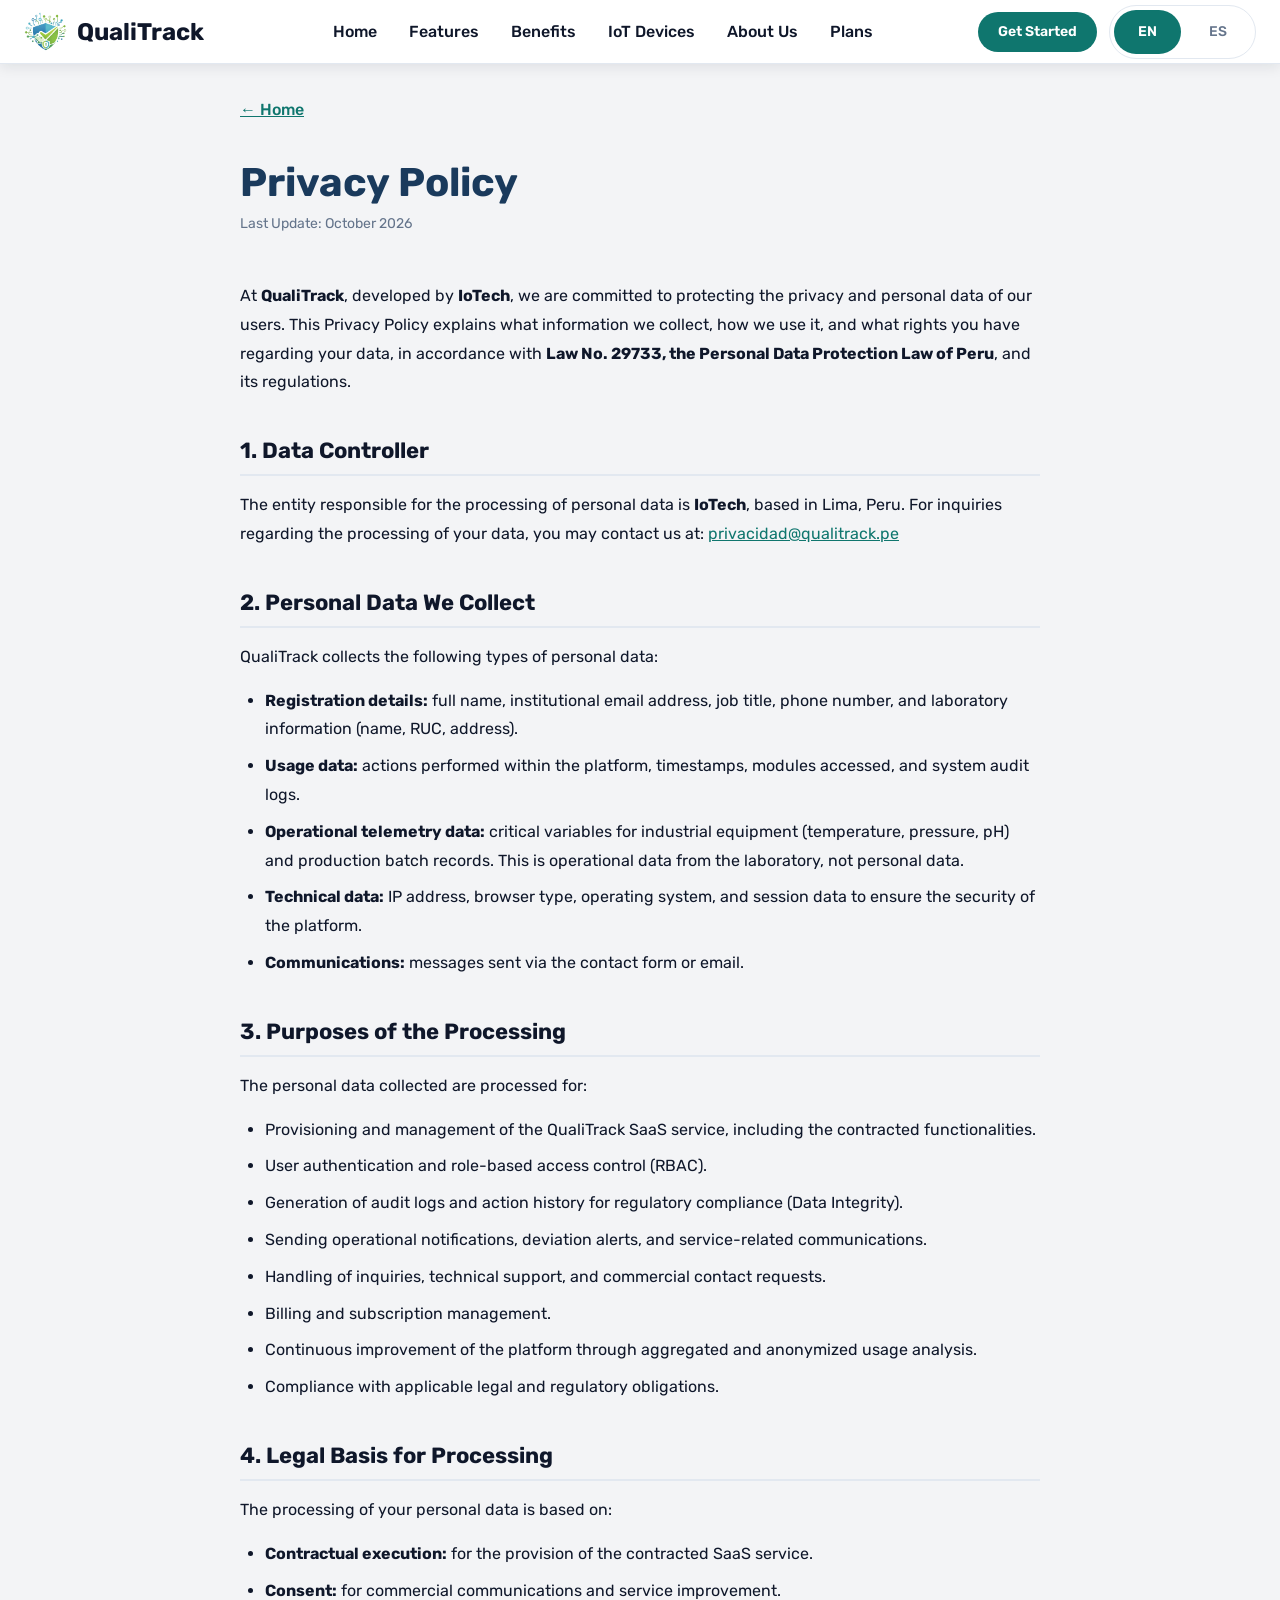
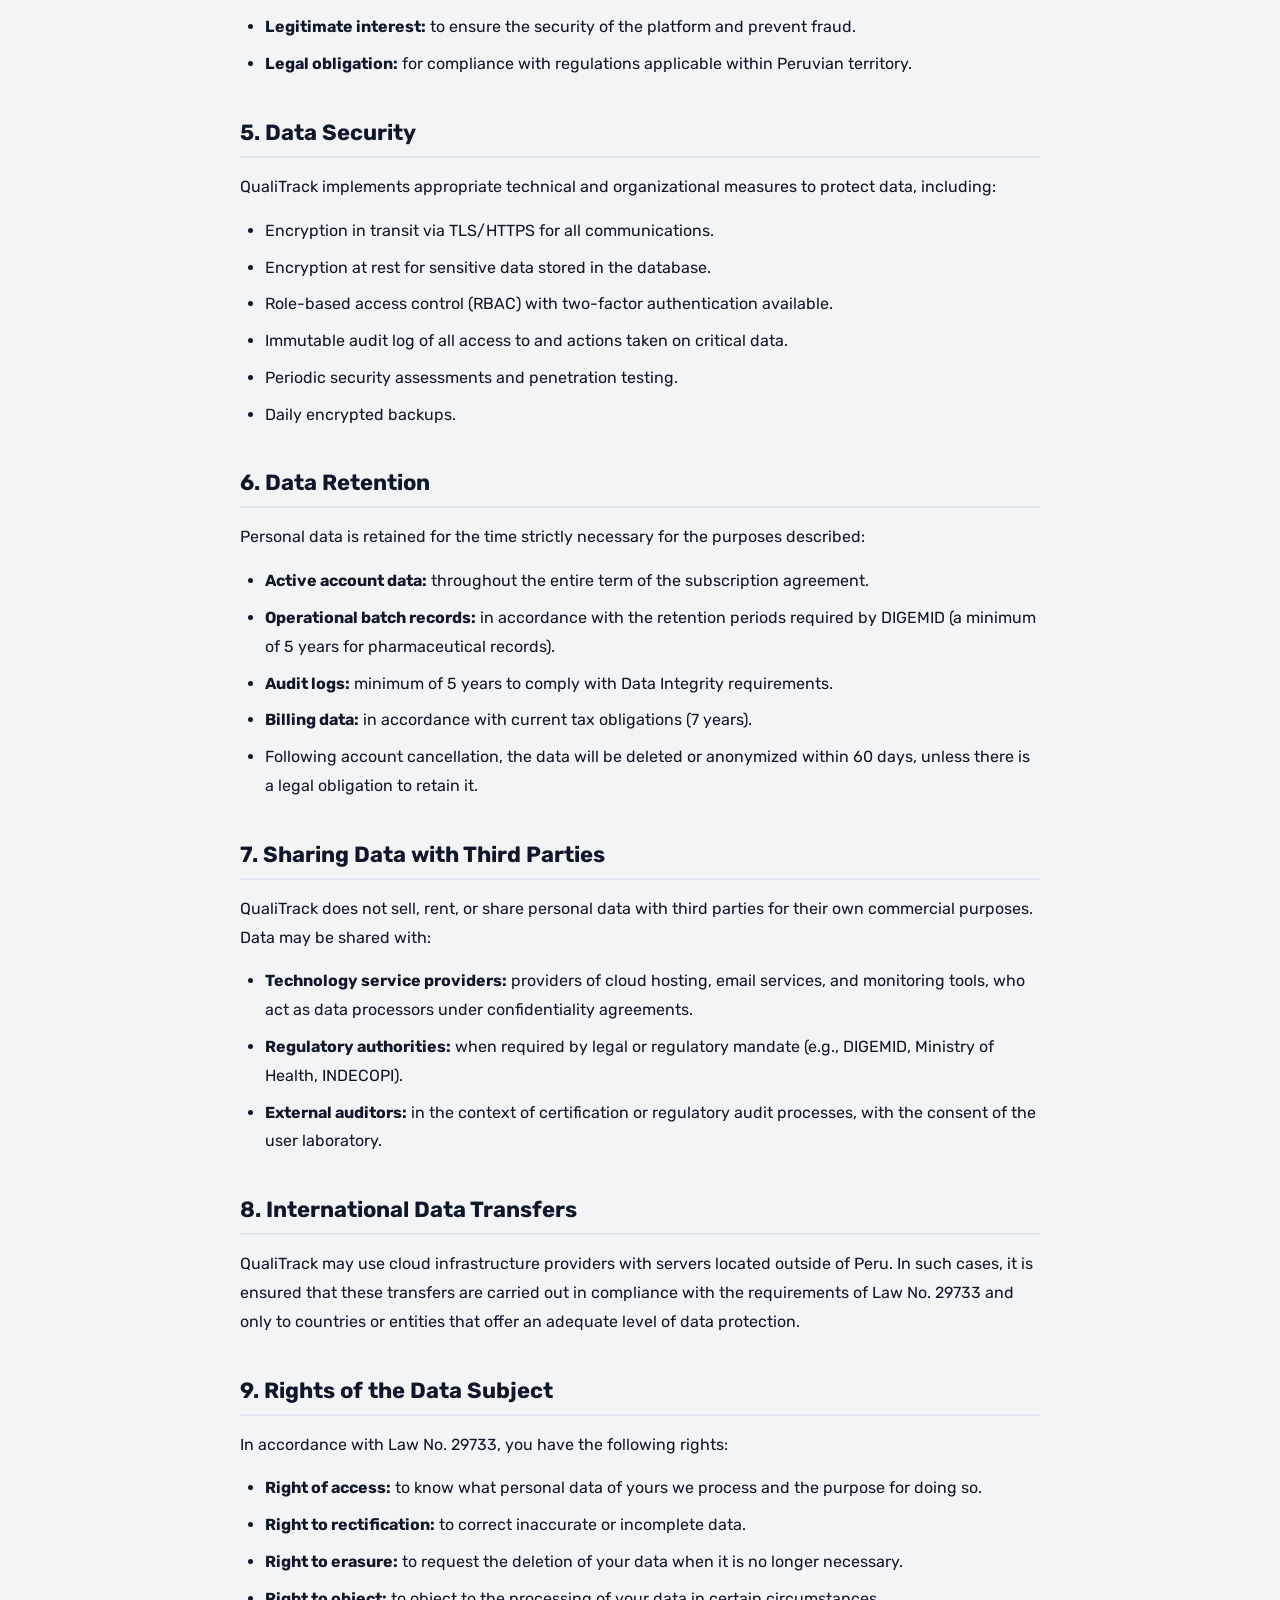
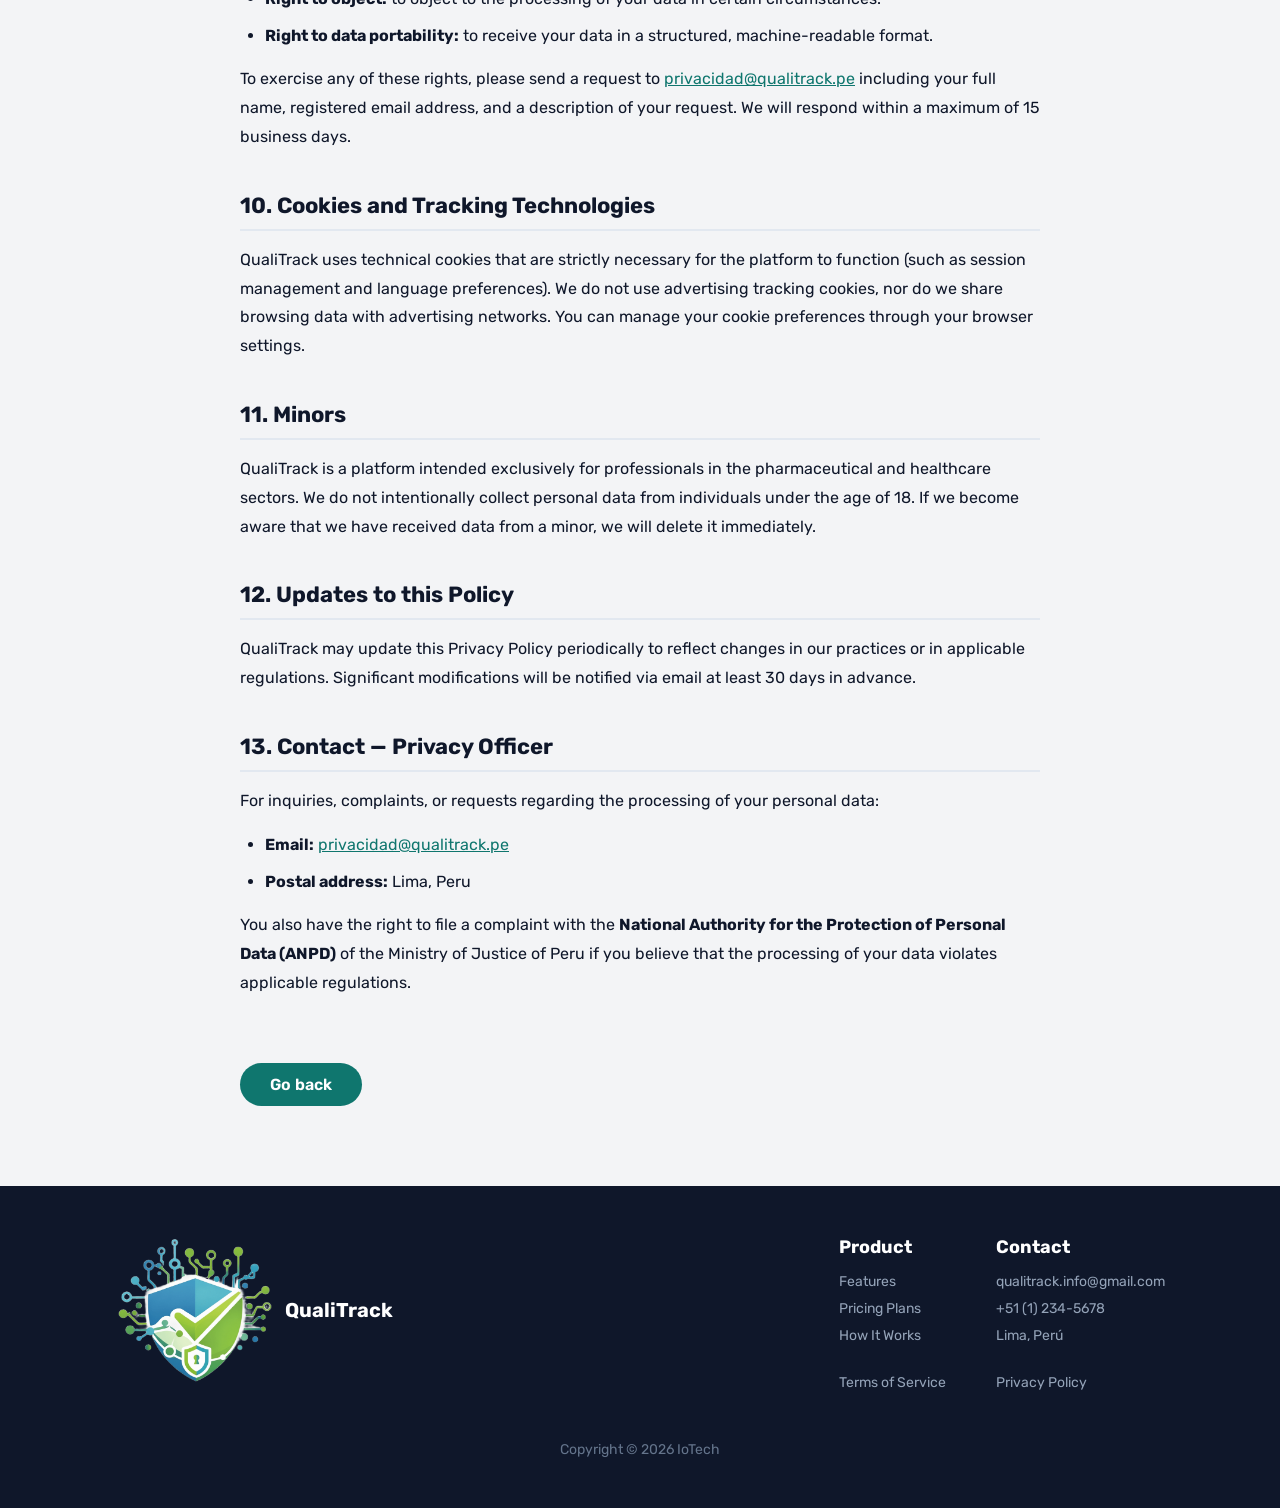
<file: public/sections/policies.html>
<!doctype html>
<html lang="en">
<head>
    <meta charset="UTF-8"/>
    <meta http-equiv="X-UA-Compatible" content="IE=edge"/>
    <meta name="viewport" content="width=device-width, initial-scale=1.0"/>
    <title>Privacy Policy – QualiTrack</title>
    <link rel="icon" type="image/png" href="../assets/images/the-logo-of-quialitrack.png">
    <meta
            name="description"
            content="Privacy policy and personal data processing of QualiTrack, the SaaS platform for pharmaceutical quality management."
    />
    <link
            rel="stylesheet"
            href="https://cdnjs.cloudflare.com/ajax/libs/font-awesome/5.15.3/css/all.min.css"
    />
    <link rel="preconnect" href="https://fonts.googleapis.com"/>
    <link rel="preconnect" href="https://fonts.gstatic.com" crossorigin/>
    <link
            href="https://fonts.googleapis.com/css2?family=Rubik:ital,wght@0,300..900;1,300..900&display=swap"
            rel="stylesheet"
    />
    <link rel="stylesheet" href="../assets/styles/style.css"/>
</head>

<body>
<div id="header-placeholder" data-solid></div>

<div class="legal-page-wrapper">
    <div class="legal-page-content">
        <a href="../index.html" class="back-link" data-i18n="policies.button">← Home</a>

        <h1 data-i18n="policies.title">Privacy Policy</h1>
        <span class="last-updated" data-i18n="policies.update">Last Update: October 2026</span>

        <p data-i18n-html="policies.description">
            At <strong>QualiTrack</strong>, developed by
            <strong>IoTech</strong>, we are committed to protecting the
            privacy and personal data of our users. This Privacy Policy
            explains what information we collect, how we use it, and what
            rights you have regarding your data, in accordance with
            <strong>Law No. 29733, the Personal Data Protection Law
                of Peru</strong>, and its regulations.
        </p>

        <h2 data-i18n="policies.dataController.title">1. Responsable of Data Processing</h2>
        <p data-i18n-html="policies.dataController.content">
            The entity responsible for the processing of personal data is
            <strong>IoTech</strong>, based in Lima, Peru. For
            inquiries regarding the processing of your data, you may
            contact us at:
            <a href="mailto:privacidad@qualitrack.pe">privacidad@qualitrack.pe</a>
        </p>

        <h2 data-i18n="policies.collectedData.title">2. Personal Data We Collect</h2>
        <p data-i18n="policies.collectedData.content.description">QualiTrack collects the following types of personal
            data:</p>
        <ul>
            <li data-i18n-html="policies.collectedData.content.registration">
                <strong>Registration details:</strong> full name, institutional email address, job title, phone number,
                and laboratory information (name, RUC, address).
            </li>
            <li data-i18n-html="policies.collectedData.content.usage">
                <strong>Usage data:</strong> actions performed within the
                platform, timestamps, modules accessed, and system audit logs.
            </li>
            <li data-i18n-html="policies.collectedData.content.telemetry">
                <strong>Operational telemetry data:</strong> critical variables
                for industrial equipment (temperature, pressure, pH) and production
                batch records. This is operational data from the laboratory,
                not personal data.
            </li>
            <li data-i18n-html="policies.collectedData.content.technical">
                <strong>Technical data:</strong> IP address, browser type,
                operating system, and session data to ensure the security of
                the platform.
            </li>
            <li data-i18n-html="policies.collectedData.content.communications">
                <strong>Communications:</strong> messages sent via the contact form or email.
            </li>
        </ul>

        <h2 data-i18n="policies.purposes.title">3. Purposes of the Processing</h2>
        <p data-i18n="policies.purposes.content.description">The personal data collected are processed for:</p>
        <ul>
            <li data-i18n="policies.purposes.content.serviceProvision">
                Provisioning and management of the QualiTrack SaaS service, including the contracted functionalities.
            </li>
            <li data-i18n="policies.purposes.content.authentication">
                User authentication and role-based access control (RBAC).
            </li>
            <li data-i18n="policies.purposes.content.auditLogs">
                Generation of audit logs and action history for regulatory compliance (Data Integrity).
            </li>
            <li data-i18n="policies.purposes.content.notifications">
                Sending operational notifications, deviation alerts, and service-related communications.
            </li>
            <li data-i18n="policies.purposes.content.support">
                Handling of inquiries, technical support, and commercial contact requests.
            </li>
            <li data-i18n="policies.purposes.content.billing">
                Billing and subscription management.
            </li>
            <li data-i18n="policies.purposes.content.improvement">
                Continuous improvement of the platform through aggregated and anonymized usage analysis.
            </li>
            <li data-i18n="policies.purposes.content.legalCompliance">
                Compliance with applicable legal and regulatory obligations.
            </li>
        </ul>

        <h2 data-i18n="policies.legalBasis.title">4. Legal Basis for Processing</h2>
        <p data-i18n="policies.legalBasis.content.description">The processing of your personal data is based on:</p>
        <ul>
            <li data-i18n-html="policies.legalBasis.content.contract">
                <strong>Contractual execution:</strong> for the provision of the contracted SaaS service.
            </li>
            <li data-i18n-html="policies.legalBasis.content.consent">
                <strong>Consent:</strong> for commercial communications and service improvement.
            </li>
            <li data-i18n-html="policies.legalBasis.content.legitimateInterest">
                <strong>Legitimate interest:</strong> to ensure the security of the platform and prevent fraud.
            </li>
            <li data-i18n-html="policies.legalBasis.content.legalObligation">
                <strong>Legal obligation:</strong> for compliance with regulations applicable within Peruvian territory.
            </li>
        </ul>

        <h2 data-i18n="policies.security.title">5. Data Security</h2>
        <p data-i18n="policies.security.content.description">
            QualiTrack implements appropriate technical and organizational measures to protect data, including:
        </p>
        <ul>
            <li data-i18n="policies.security.content.encryptionInTransit">
                Encryption in transit via TLS/HTTPS for all communications.
            </li>
            <li data-i18n="policies.security.content.encryptionAtRest">
                Encryption at rest for sensitive data stored in the database.
            </li>
            <li data-i18n="policies.security.content.accessControl">
                Role-based access control (RBAC) with two-factor authentication available.
            </li>
            <li data-i18n="policies.security.content.auditLog">
                Immutable audit log of all access to and actions taken on critical data.
            </li>
            <li data-i18n="policies.security.content.securityTesting">
                Periodic security assessments and penetration testing.
            </li>
            <li data-i18n="policies.security.content.backups">
                Daily encrypted backups.
            </li>
        </ul>

        <h2 data-i18n="policies.retention.title">6. Data Conservation</h2>
        <p data-i18n="policies.retention.content.description">
            Personal data is retained for the time strictly necessary for the purposes described:
        </p>
        <ul>
            <li data-i18n-html="policies.retention.content.activeAccount">
                <strong>Active account data:</strong> throughout the entire term
                of the subscription agreement.
            </li>
            <li data-i18n-html="policies.retention.content.batchRecords">
                <strong>Operational batch records:</strong> in accordance with the
                retention periods required by DIGEMID (a minimum of 5 years for
                pharmaceutical records).
            </li>
            <li data-i18n-html="policies.retention.content.auditLogs">
                <strong>Audit logs:</strong> minimum of 5 years to comply with
                Data Integrity requirements.
            </li>
            <li data-i18n-html="policies.retention.content.billing">
                <strong>Billing data:</strong> in accordance with current tax obligations (7 years).
            </li>
            <li data-i18n="policies.retention.content.conclusion">
                Following account cancellation, the data will be deleted or anonymized within 60 days, unless there is a
                legal obligation to retain it.
            </li>
        </ul>

        <h2 data-i18n="policies.thirdParties.title">7. Sharing Data with Third Parties</h2>
        <p data-i18n="policies.thirdParties.content.description">
            QualiTrack does not sell, rent, or share personal data with third parties for their own commercial purposes.
            Data may be shared with:
        </p>
        <ul>
            <li data-i18n-html="policies.thirdParties.content.techProviders">
                <strong>Technology service providers:</strong> providers of cloud hosting, email services, and
                monitoring tools, who act as data processors under confidentiality agreements.
            </li>
            <li data-i18n-html="policies.thirdParties.content.regulators">
                <strong>Regulatory authorities:</strong> when required by legal or regulatory mandate (e.g., DIGEMID,
                Ministry of Health, INDECOPI).
            </li>
            <li data-i18n-html="policies.thirdParties.content.auditors">
                <strong>External auditors:</strong> in the context of certification or regulatory audit processes, with
                the consent of the user laboratory.
            </li>
        </ul>

        <h2 data-i18n="policies.internationalTransfers.title">8. International Data Transfers</h2>
        <p data-i18n="policies.internationalTransfers.content">
            QualiTrack may use cloud infrastructure providers with servers located outside of Peru. In such cases, it is
            ensured that these transfers are carried out in compliance with the requirements of Law No. 29733 and only
            to countries or entities that offer an adequate level of data protection.
        </p>

        <h2 data-i18n="policies.rights.title">9. Rights of the Data Subject</h2>
        <p data-i18n="policies.rights.content.description">
            In accordance with Law No. 29733, you have the following rights:
        </p>
        <ul>
            <li data-i18n-html="policies.rights.content.access">
                <strong>Right of access:</strong> to know what personal data of yours we process and the purpose for
                doing so.
            </li>
            <li data-i18n-html="policies.rights.content.rectification">
                <strong>Right to rectification:</strong> to correct inaccurate or incomplete data.
            </li>
            <li data-i18n-html="policies.rights.content.erasure">
                <strong>Right to erasure:</strong> to request the deletion of your data when it is no longer necessary.
            </li>
            <li data-i18n-html="policies.rights.content.objection">
                <strong>Right to object:</strong> to object to the processing of your data in certain circumstances.
            </li>
            <li data-i18n-html="policies.rights.content.portability">
                <strong>Right to data portability:</strong> to receive your data in a structured, machine-readable
                format.
            </li>
        </ul>
        <p data-i18n-html="policies.rights.content.conclusion">
            To exercise any of these rights, please send a request to
            <a href="mailto:privacidad@qualitrack.pe">privacidad@qualitrack.pe</a>
            including your full name, registered email address, and a description of your
            request. We will respond within a maximum of 15 business days.
        </p>

        <h2 data-i18n="policies.cookies.title">10. Cookies and Tracking Technologies</h2>
        <p data-i18n="policies.cookies.content">
            QualiTrack uses technical cookies that are strictly necessary for the platform to function (such as session
            management and language preferences). We do not use advertising tracking cookies, nor do we share browsing
            data with advertising networks. You can manage your cookie preferences through your browser settings.
        </p>

        <h2 data-i18n="policies.minors.title">11. Minors</h2>
        <p data-i18n="policies.minors.content">
            QualiTrack is a platform intended exclusively for professionals in the pharmaceutical and healthcare
            sectors. We do not intentionally collect personal data from individuals under the age of 18. If we become
            aware that we have received data from a minor, we will delete it immediately.
        </p>

        <h2 data-i18n="policies.updates.title">12. Updates to this Policy</h2>
        <p data-i18n="policies.updates.content">
            QualiTrack may update this Privacy Policy periodically to reflect changes in our practices or in applicable
            regulations. Significant modifications will be notified via email at least 30 days in advance.
        </p>

        <h2 data-i18n="policies.privacyContact.title">13. Contact — Privacy Officer</h2>
        <p data-i18n="policies.privacyContact.content.description">
            For inquiries, complaints, or requests regarding the processing of your personal data:
        </p>
        <ul>
            <li data-i18n-html="policies.privacyContact.content.email">
                <strong>Email:</strong>
                <a href="mailto:privacidad@qualitrack.pe"
                >privacidad@qualitrack.pe</a
                >
            </li>
            <li data-i18n-html="policies.privacyContact.content.postal"><strong>Postal address:</strong> Lima, Peru</li>
        </ul>
        <p data-i18n-html="policies.privacyContact.content.conclusion">
            You also have the right to file a complaint with the <strong>National Authority for the Protection of
            Personal Data (ANPD)</strong> of the Ministry of Justice of Peru if you believe that the processing of your
            data violates applicable regulations.
        </p>

        <a href="../index.html" class="legal-back-button" data-i18n="policies.back">← Go Back</a>
    </div>
</div>

<div id="footer-placeholder"></div>

<!-- Language Switcher -->
<div id="language-switcher-placeholder"></div>

<!-- JavaScript Dependencies -->
<script src="../assets/scripts/translations/en.js"></script>
<script src="../assets/scripts/translations/es.js"></script>
<script src="../assets/scripts/main.js" type="module"></script>

</body>
</html>
</file>
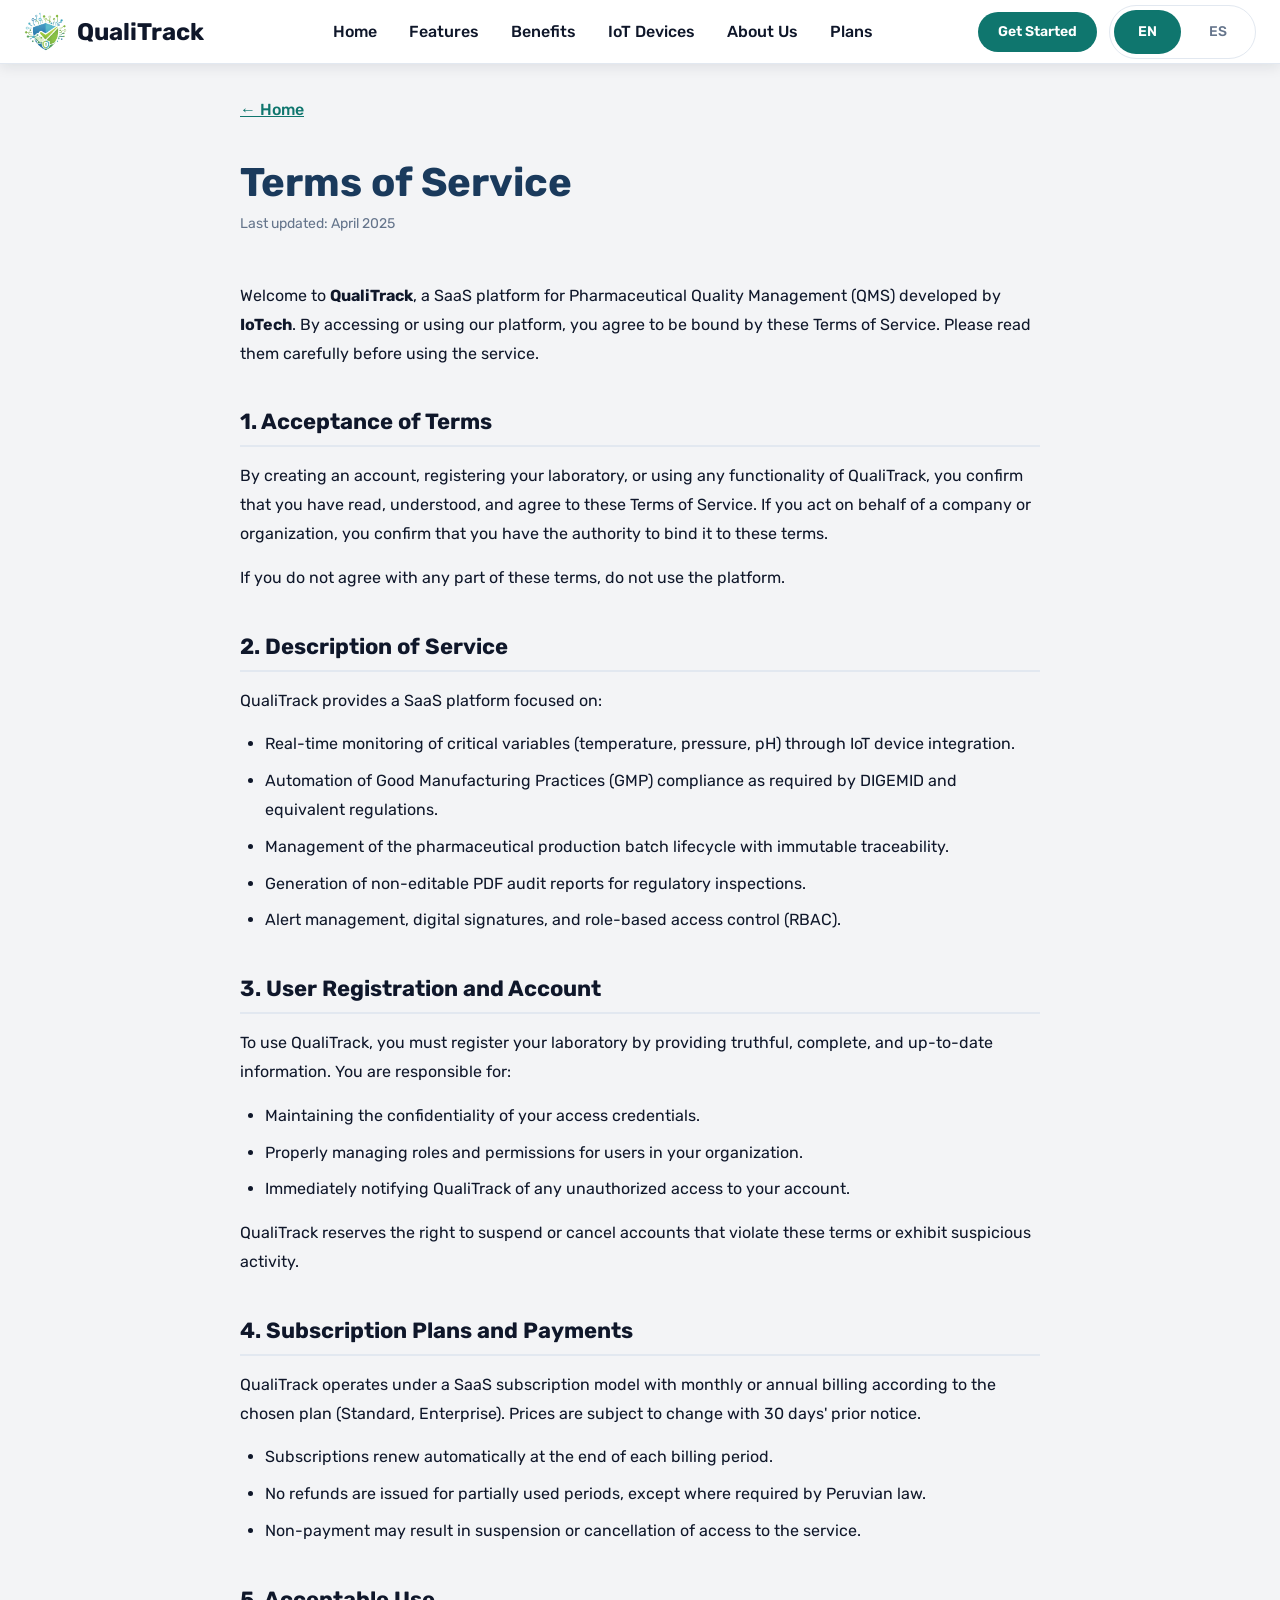
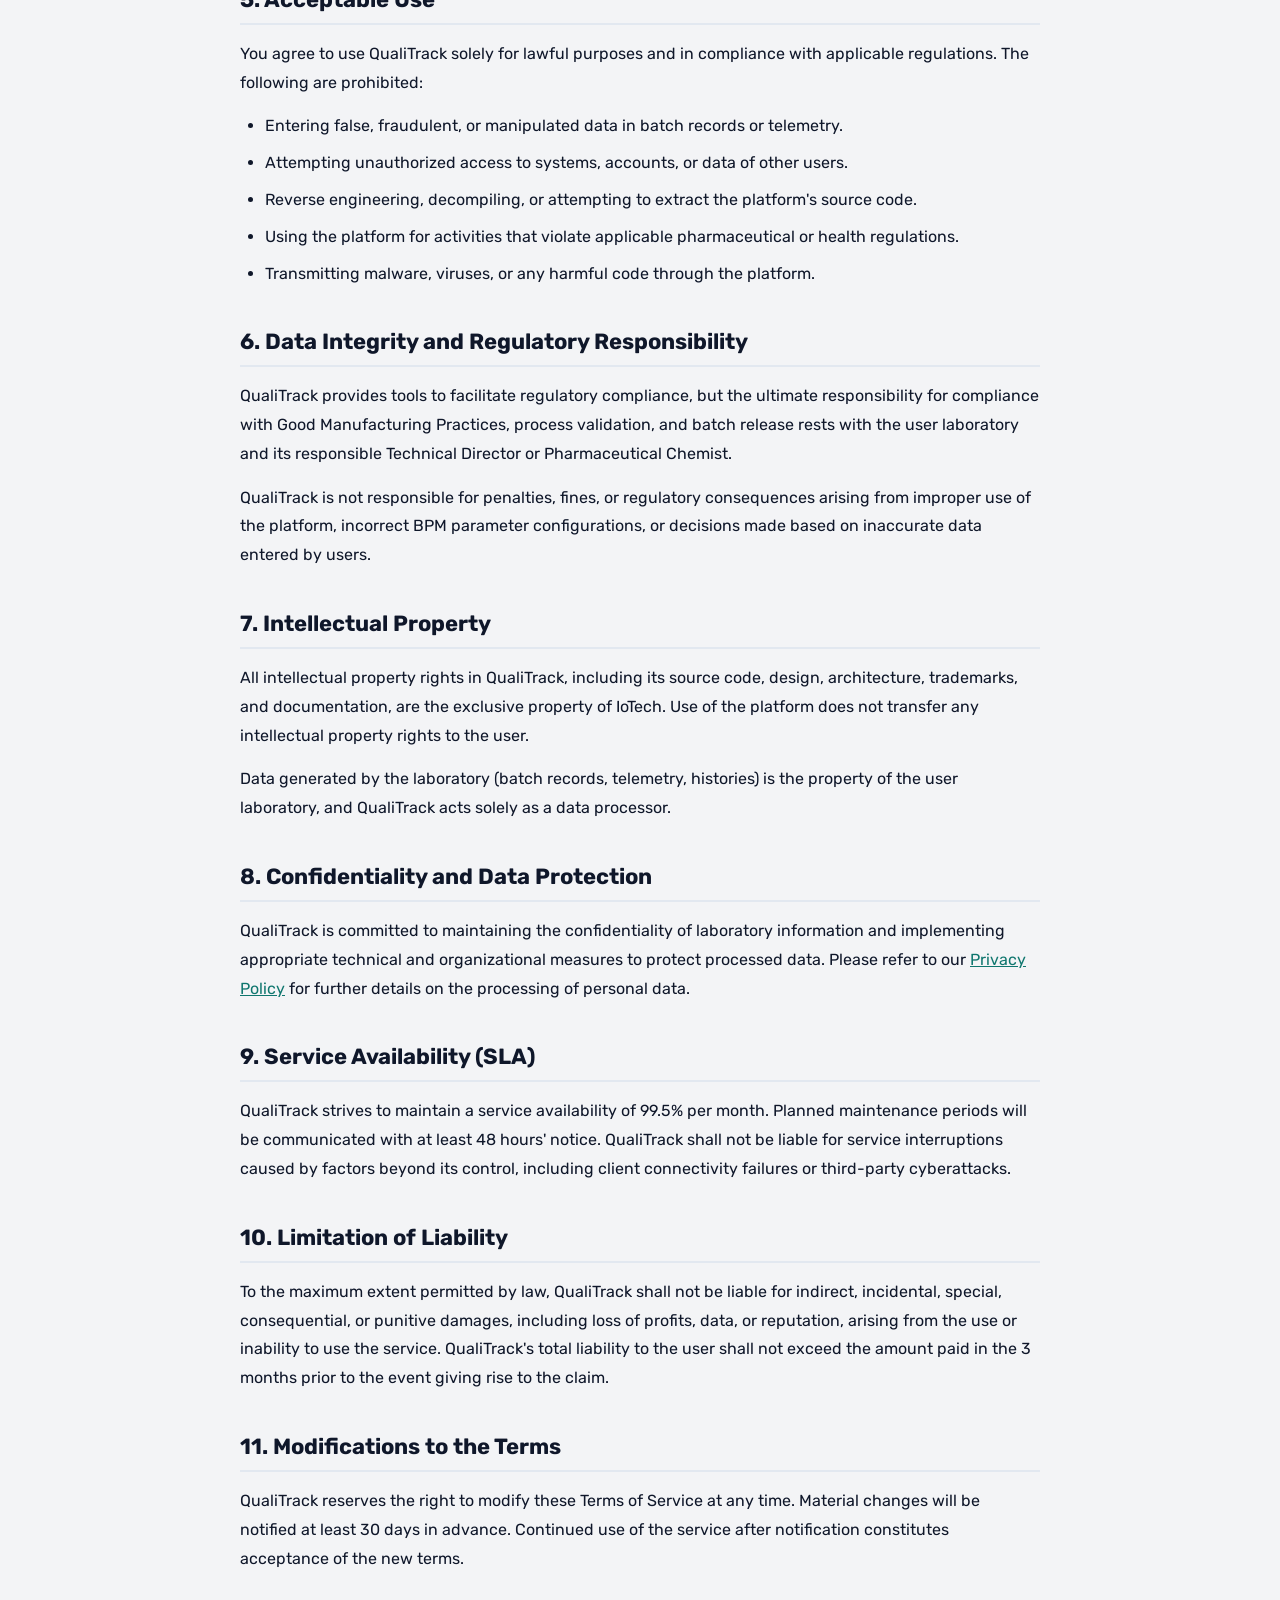
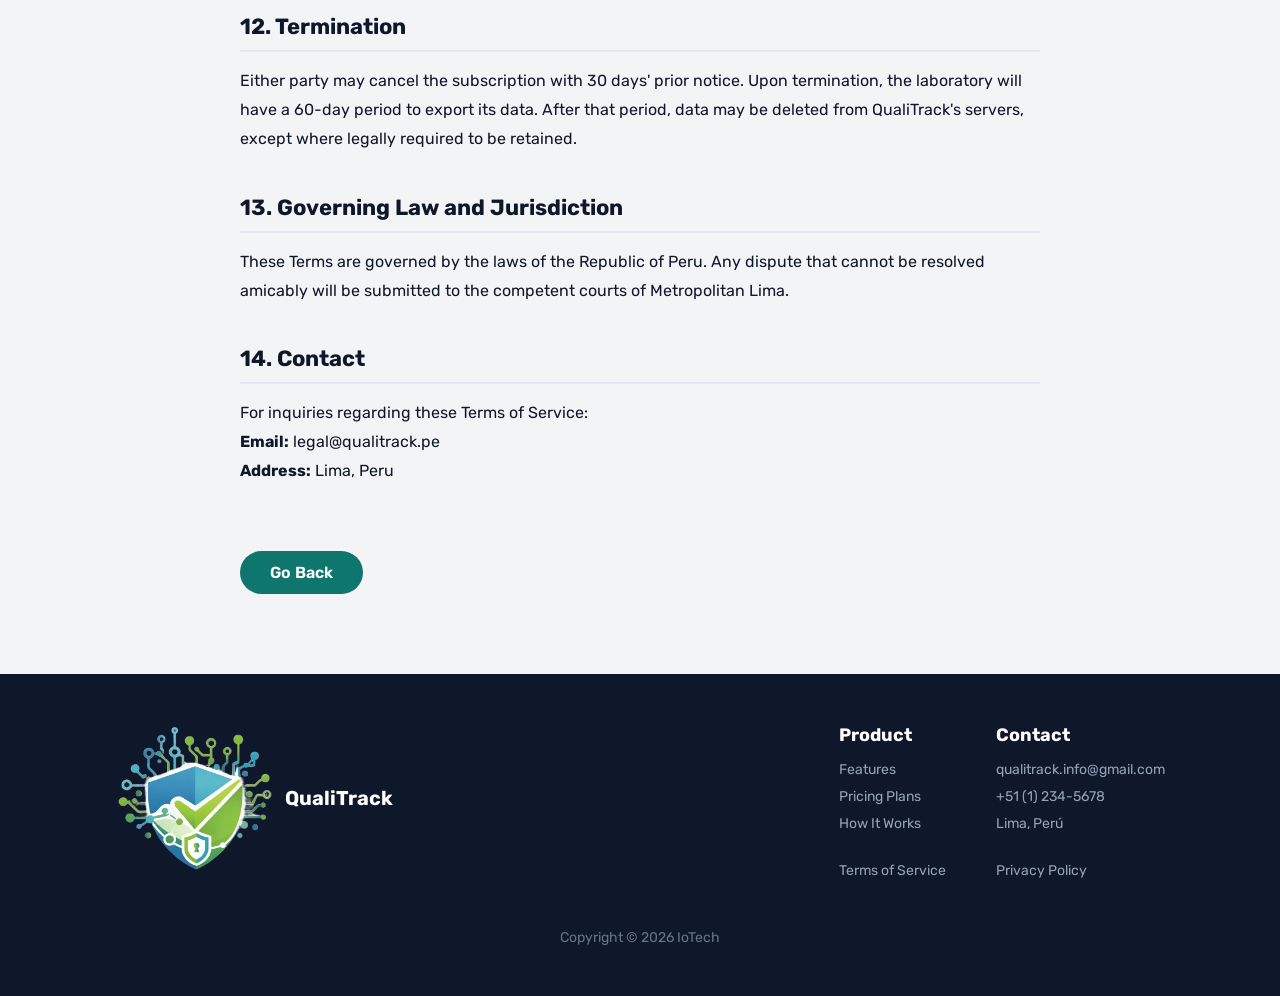
<file: public/sections/tos.html>
<!doctype html>
<html lang="en">
<head>
    <meta charset="UTF-8"/>
    <meta http-equiv="X-UA-Compatible" content="IE=edge"/>
    <meta name="viewport" content="width=device-width, initial-scale=1.0"/>
    <title>Terms of Service - QualiTrack</title>
    <link rel="icon" type="image/png" href="../assets/images/the-logo-of-quialitrack.png">
    <meta
            name="description"
            content="Terms and conditions of use for QualiTrack, the SaaS platform for pharmaceutical quality management."
    />
    <link
            rel="stylesheet"
            href="https://cdnjs.cloudflare.com/ajax/libs/font-awesome/5.15.3/css/all.min.css"
    />
    <link rel="preconnect" href="https://fonts.googleapis.com"/>
    <link rel="preconnect" href="https://fonts.gstatic.com" crossorigin/>
    <link
            href="https://fonts.googleapis.com/css2?family=Rubik:ital,wght@0,300..900;1,300..900&display=swap"
            rel="stylesheet"
    />
    <link rel="stylesheet" href="../assets/styles/style.css"/>
</head>

<body>
<div id="header-placeholder" data-solid></div>

<div class="legal-page-wrapper">
    <div class="legal-page-content">
        <a href="../index.html" class="back-link" data-i18n="tos.button">← Home</a>
        <h1 data-i18n="tos.title">Terms of Service</h1>
        <span class="last-updated" data-i18n="tos.lastUpdated">Last updated: April 2025</span>

        <p data-i18n-html="tos.introduction">
            Welcome to <strong>QualiTrack</strong>, a SaaS platform for
            Pharmaceutical Quality Management (QMS) developed by
            <strong>IoTech</strong>. By accessing or using our platform, you
            agree to be bound by these Terms of Service. Please read them
            carefully before using the service.
        </p>

        <h2 data-i18n="tos.acceptance.title">1. Acceptance of Terms</h2>
        <p data-i18n="tos.acceptance.confirmation">
            By creating an account, registering your laboratory, or using any
            functionality of QualiTrack, you confirm that you have read,
            understood, and agree to these Terms of Service. If you act on behalf
            of a company or organization, you confirm that you have the authority
            to bind it to these terms.
        </p>
        <p data-i18n="tos.acceptance.rejection">
            If you do not agree with any part of these terms, do not use the
            platform.
        </p>

        <h2 data-i18n="tos.service.title">2. Description of Service</h2>
        <p data-i18n="tos.service.intro">
            QualiTrack provides a SaaS platform focused on:
        </p>
        <ul>
            <li data-i18n="tos.service.monitoring">
                Real-time monitoring of critical variables (temperature, pressure,
                pH) through IoT device integration.
            </li>
            <li data-i18n="tos.service.compliance">
                Automation of Good Manufacturing Practices (GMP) compliance as
                required by DIGEMID and equivalent regulations.
            </li>
            <li data-i18n="tos.service.batches">
                Management of the pharmaceutical production batch lifecycle with
                immutable traceability.
            </li>
            <li data-i18n="tos.service.reports">
                Generation of non-editable PDF audit reports for regulatory
                inspections.
            </li>
            <li data-i18n="tos.service.alerts">
                Alert management, digital signatures, and role-based access control
                (RBAC).
            </li>
        </ul>

        <h2 data-i18n="tos.account.title">3. User Registration and Account</h2>
        <p data-i18n="tos.account.intro">
            To use QualiTrack, you must register your laboratory by providing
            truthful, complete, and up-to-date information. You are responsible
            for:
        </p>
        <ul>
            <li data-i18n="tos.account.credentials">
                Maintaining the confidentiality of your access credentials.
            </li>
            <li data-i18n="tos.account.roles">
                Properly managing roles and permissions for users in your
                organization.
            </li>
            <li data-i18n="tos.account.unauthorized">
                Immediately notifying QualiTrack of any unauthorized access to your
                account.
            </li>
        </ul>
        <p data-i18n="tos.account.suspension">
            QualiTrack reserves the right to suspend or cancel accounts that
            violate these terms or exhibit suspicious activity.
        </p>

        <h2 data-i18n="tos.subscription.title">4. Subscription Plans and Payments</h2>
        <p data-i18n="tos.subscription.intro">
            QualiTrack operates under a SaaS subscription model with monthly or
            annual billing according to the chosen plan (Standard, Enterprise).
            Prices are subject to change with 30 days' prior notice.
        </p>
        <ul>
            <li data-i18n="tos.subscription.renewal">
                Subscriptions renew automatically at the end of each billing period.
            </li>
            <li data-i18n="tos.subscription.refunds">
                No refunds are issued for partially used periods, except where
                required by Peruvian law.
            </li>
            <li data-i18n="tos.subscription.nonpayment">
                Non-payment may result in suspension or cancellation of access to
                the service.
            </li>
        </ul>

        <h2 data-i18n="tos.acceptable.title">5. Acceptable Use</h2>
        <p data-i18n="tos.acceptable.intro">
            You agree to use QualiTrack solely for lawful purposes and in
            compliance with applicable regulations. The following are prohibited:
        </p>
        <ul>
            <li data-i18n="tos.acceptable.falseData">
                Entering false, fraudulent, or manipulated data in batch records or
                telemetry.
            </li>
            <li data-i18n="tos.acceptable.unauthorized">
                Attempting unauthorized access to systems, accounts, or data of
                other users.
            </li>
            <li data-i18n="tos.acceptable.reverseEngineering">
                Reverse engineering, decompiling, or attempting to extract the
                platform's source code.
            </li>
            <li data-i18n="tos.acceptable.regulations">
                Using the platform for activities that violate applicable
                pharmaceutical or health regulations.
            </li>
            <li data-i18n="tos.acceptable.malware">
                Transmitting malware, viruses, or any harmful code through the
                platform.
            </li>
        </ul>

        <h2 data-i18n="tos.integrity.title">6. Data Integrity and Regulatory Responsibility</h2>
        <p data-i18n="tos.integrity.responsibility">
            QualiTrack provides tools to facilitate regulatory compliance, but the
            ultimate responsibility for compliance with Good Manufacturing
            Practices, process validation, and batch release rests with the user
            laboratory and its responsible Technical Director or Pharmaceutical
            Chemist.
        </p>
        <p data-i18n="tos.integrity.disclaimer">
            QualiTrack is not responsible for penalties, fines, or regulatory
            consequences arising from improper use of the platform, incorrect BPM
            parameter configurations, or decisions made based on inaccurate data
            entered by users.
        </p>

        <h2 data-i18n="tos.property.title">7. Intellectual Property</h2>
        <p data-i18n="tos.property.rights">
            All intellectual property rights in QualiTrack, including its source
            code, design, architecture, trademarks, and documentation, are the
            exclusive property of IoTech. Use of the platform does not
            transfer any intellectual property rights to the user.
        </p>
        <p data-i18n="tos.property.data">
            Data generated by the laboratory (batch records, telemetry, histories)
            is the property of the user laboratory, and QualiTrack acts solely as
            a data processor.
        </p>

        <h2 data-i18n="tos.privacy.title">8. Confidentiality and Data Protection</h2>
        <p data-i18n-html="tos.privacy.content">
            QualiTrack is committed to maintaining the confidentiality of
            laboratory information and implementing appropriate technical and
            organizational measures to protect processed data. Please refer to our
            <a href="policies.html">Privacy Policy</a> for further details on the
            processing of personal data.
        </p>

        <h2 data-i18n="tos.sla.title">9. Service Availability (SLA)</h2>
        <p data-i18n="tos.sla.content">
            QualiTrack strives to maintain a service availability of 99.5% per
            month. Planned maintenance periods will be communicated with at least
            48 hours' notice. QualiTrack shall not be liable for service
            interruptions caused by factors beyond its control, including client
            connectivity failures or third-party cyberattacks.
        </p>

        <h2 data-i18n="tos.liability.title">10. Limitation of Liability</h2>
        <p data-i18n="tos.liability.content">
            To the maximum extent permitted by law, QualiTrack shall not be liable
            for indirect, incidental, special, consequential, or punitive damages,
            including loss of profits, data, or reputation, arising from the use
            or inability to use the service. QualiTrack's total liability to the
            user shall not exceed the amount paid in the 3 months prior to the
            event giving rise to the claim.
        </p>

        <h2 data-i18n="tos.modifications.title">11. Modifications to the Terms</h2>
        <p data-i18n="tos.modifications.content">
            QualiTrack reserves the right to modify these Terms of Service at any
            time. Material changes will be notified at least 30 days in advance.
            Continued use of the service after notification constitutes acceptance
            of the new terms.
        </p>

        <h2 data-i18n="tos.termination.title">12. Termination</h2>
        <p data-i18n="tos.termination.content">
            Either party may cancel the subscription with 30 days' prior notice.
            Upon termination, the laboratory will have a 60-day period to export
            its data. After that period, data may be deleted from QualiTrack's
            servers, except where legally required to be retained.
        </p>

        <h2 data-i18n="tos.jurisdiction.title">13. Governing Law and Jurisdiction</h2>
        <p data-i18n="tos.jurisdiction.content">
            These Terms are governed by the laws of the Republic of Peru. Any
            dispute that cannot be resolved amicably will be submitted to the
            competent courts of Metropolitan Lima.
        </p>

        <h2 data-i18n="tos.contact.title">14. Contact</h2>
        <p data-i18n-html="tos.contact.content">
            For inquiries regarding these Terms of Service:<br/>
            <strong>Email:</strong> legal@qualitrack.pe<br/>
            <strong>Address:</strong> Lima, Peru
        </p>
        <a href="../index.html" class="legal-back-button" data-i18n="tos.back">
            ← Go Back
        </a>

    </div>
</div>

<div id="footer-placeholder"></div>

<!-- Language Switcher -->
<div id="language-switcher-placeholder"></div>

<script src="../assets/scripts/translations/en.js"></script>
<script src="../assets/scripts/translations/es.js"></script>
<script src="../assets/scripts/main.js" type="module"></script>

</body>
</html>
</file>
<file: public/assets/styles/style.css>
@import url('https://fonts.googleapis.com/css2?family=Rubik:ital,wght@0,300..900;1,300..900&display=swap');

:root {
    --fs-display: 5rem;
    --fs-h1: 4rem;
    --fs-h2: 3.4rem;
    --fs-h3: 2.2rem;
    --fs-lead: 2rem;
    --fs-large: 1.8rem;
    --fs-body: 1.6rem;
    --fs-small: 1.4rem;

    --section-padding: 8rem 9%;

    --radius-sm: 1rem;
    --radius-lg: 1.5rem;
    --radius-pill: 5rem;
    --shadow-sm: 0 0.5rem 1rem rgba(15, 23, 42, 0.08);
    --shadow-md: 0 1rem 2.4rem rgba(15, 23, 42, 0.12);
    --shadow-primary: 0 0.8rem 2rem rgba(13, 148, 136, 0.25);
    --lift: translateY(-0.6rem);
}

* {
    margin: 0;
    padding: 0;
    box-sizing: border-box;
    font-family: 'Rubik', sans-serif;
    border: none;
    text-decoration: none;
    letter-spacing: 0;
}

a, button {
    transition: color 0.2s ease, background-color 0.2s ease;
}

a:focus-visible, button:focus-visible, input:focus-visible {
    outline: 3px solid #0d9488;
    outline-offset: 2px;
}

html {
    font-size: 62.5%;
    scroll-behavior: smooth;
    scroll-padding-top: 80px;
    overflow-x: hidden;
}

body {
    background: #f3f4f6;
    color: #0f172a;
}

section {
    padding: var(--section-padding);
    max-width: 1400px;
    margin: 0 auto;
}

.button, .button-home, .legal-back-button {
    display: inline-block;
    padding: 1.2rem 3rem;
    border-radius: var(--radius-pill);
    font-size: var(--fs-large);
    font-weight: 600;
    cursor: pointer;
    transition: background 0.3s ease, color 0.3s ease, transform 0.2s ease, box-shadow 0.3s ease;
}

.button:hover, .button-home:hover, .legal-back-button:hover {
    transform: translateY(-0.2rem);
    box-shadow: 0 0.8rem 2rem rgba(13, 148, 136, 0.25);
}

.heading, .section-heading-split, .testimonials-call-to-action .reviews-heading {
    font-size: var(--fs-h2);
}

.heading, .section-heading-split {
    text-align: center;
    color: #0f172a;
}

.heading {
    margin-bottom: 1rem;
}

.button {
    background: #0f766e;
    color: #ffffff;
}

.button:hover {
    background: #115e59;
}

.section-button-title {
    display: inline-block;
    background-color: #f0fdfa;
    color: #0f766e;
    border: 1px solid #0d9488;
    padding: 0.8rem 2.8rem;
    border-radius: var(--radius-pill);
    font-size: var(--fs-body);
    font-weight: 500;
    text-align: center;
    margin-bottom: 15px;
    text-transform: uppercase;
}

.section-heading-split {
    font-weight: 700;
    margin-bottom: 4rem;
}

.section-heading-split .highlight-blue {
    color: #0f766e;
    font-weight: 700;
}

.offer-box, .benefit-card-image, .team-member, .plan-card, .review-card {
    border: 1px solid #e2e8f0;
    border-radius: var(--radius-lg);
    box-shadow: var(--shadow-sm);
    transition: transform 0.3s ease, box-shadow 0.3s ease, border-color 0.3s ease;
}

.offer-box:hover, .benefit-card-image:hover, .team-member:hover, .plan-card:hover, .review-card:hover {
    transform: var(--lift);
    box-shadow: var(--shadow-md);
    border-color: #0d9488;
}

.what-we-offer .container, .benefits-grid-image {
    display: grid;
    grid-template-columns: repeat(auto-fit, minmax(40rem, 1fr));
    gap: 3rem;
}

.features-accordion, .benefits-section {
    text-align: center;
}

.features-accordion, .about-us {
    background: #ffffff;
    max-width: none;
}

.what-we-offer .offer-box p, .features-accordion .accordion-content p,
.plans .plan-card .plan-description {
    font-size: var(--fs-body);
    color: #0f172a;
    line-height: 1.6;
}

.language-switcher-container {
    display: none;
}

.language-switcher {
    display: inline-flex;
    align-items: center;
    gap: 4px;
    padding: 4px;
    border: 1px solid #e2e8f0;
    border-radius: 999px;
    background: #ffffff;
    overflow: visible;
}

.language-switcher .language-button {
    flex: 0 0 auto;
    border: 0;
    border-radius: 999px;
    background: transparent;
    color: #64748b;
    font-family: inherit;
    font-size: 14px;
    font-weight: 500;
    min-height: 44px;
    line-height: 1;
    padding: 0 24px;
    cursor: pointer;
    transition: background-color 0.2s ease, color 0.2s ease;
}

.language-switcher .language-button:hover:not(.active) {
    background: #f3f4f6;
}

.language-switcher .language-button.active {
    background: #0f766e;
    color: #ffffff;
    font-weight: 600;
}

.language-switcher .language-button:focus-visible {
    outline: 3px solid #0d9488;
    outline-offset: 2px;
    border-radius: 999px;
}

.header {
    position: fixed;
    top: 0;
    left: 0;
    right: 0;
    min-height: 64px;
    padding: 0 24px;
    background: #ffffff;
    display: flex;
    align-items: center;
    z-index: 1000;
    border-bottom: 1px solid #e2e8f0;
    box-shadow: 0 1px 3px rgba(15, 23, 42, 0.08);
    transition: box-shadow 0.2s ease;
}

.header.scrolled {
    box-shadow: 0 4px 12px rgba(15, 23, 42, 0.08);
}

.header .logo {
    display: flex;
    align-items: center;
    gap: 10px;
    margin-right: 24px;
    color: #0f172a;
    font-size: 24px;
    font-weight: 700;
    line-height: 1;
    text-decoration: none;
}

.header .logo img {
    height: 40px;
    width: auto;
    object-fit: contain;
}

.header .logo:focus-visible {
    outline: 3px solid #0d9488;
    outline-offset: 2px;
    border-radius: 8px;
}

.header .menu-wrapper {
    display: flex;
    align-items: center;
    flex-grow: 1;
}

.header .navigation-bar {
    display: flex;
    justify-content: center;
    flex-grow: 1;
    gap: 4px;
}

.header .navigation-bar a {
    padding: 8px 14px;
    border-radius: 8px;
    color: #0f172a;
    font-size: 16px;
    font-weight: 500;
    transition: background-color 0.2s ease, color 0.2s ease;
}

.header .navigation-bar a:hover,
.header .navigation-bar a.active {
    background: #f0fdfa;
    color: #0f766e;
}

.header .buttons {
    display: flex;
    align-items: center;
    gap: 12px;
    margin-left: auto;
}

.header .buttons .sign-up {
    min-height: 40px;
    padding: 8px 20px;
    border-radius: 999px;
    background: #0f766e;
    color: #ffffff;
    font-size: 14px;
    font-weight: 600;
    white-space: nowrap;
    display: inline-flex;
    align-items: center;
    justify-content: center;
}

.header .buttons .sign-up:hover {
    background: #115e59;
}

.header .fa-bars {
    display: none;
    margin-left: 16px;
    color: #0f172a;
    font-size: 24px;
    cursor: pointer;
}

.home {
    min-height: 100vh;
    width: 100%;
    display: flex;
    align-items: center;
    justify-content: space-evenly;
    padding-top: 10rem;
    background: #f3f4f6;
    max-width: none;
}

.home .hero-content-wrapper {
    z-index: 2;
    max-width: 60rem;
    text-align: center;
}

.home h1 {
    font-size: var(--fs-display);
    color: #1a3a5c;
    font-weight: 700;
    line-height: 1.2;
    margin-bottom: 1.5rem;
}

.home p {
    font-size: var(--fs-lead);
    color: #64748b;
    padding: 1rem 0;
    margin-bottom: 3rem;
}

.home .button-home {
    background: #0f766e;
    color: #ffffff;
    font-size: var(--fs-lead);
}

.home .button-home:hover {
    background: #115e59;
}

.home .image-container {
    z-index: 2;
    max-width: 45rem;
    animation: float 3s ease-in-out infinite;
    margin-left: 2rem;
}

.home .image-container .home-image img {
    width: 100%;
    border-radius: var(--radius-lg);
    box-shadow: var(--shadow-md);
    border: 1px solid #e2e8f0;
}

@keyframes float {
    0%,
    100% {
        transform: translateY(0);
    }
    50% {
        transform: translateY(-1rem);
    }
}

.what-we-offer .heading {
    margin-bottom: 3rem;
}

.what-we-offer .offer-box {
    background: #ffffff;
    padding: 4rem;
    text-align: left;
}

.what-we-offer .offer-box .icon-container {
    font-size: 4rem;
    color: #0d9488;
    margin-bottom: 2rem;
}

.what-we-offer .offer-box h3 {
    font-size: var(--fs-h3);
    color: #0f172a;
    font-weight: 700;
    margin-bottom: 1rem;
}

.features-container-split {
    display: flex;
    flex-wrap: wrap;
    align-items: center;
    justify-content: center;
    gap: 5rem;
}

.video-container-split {
    flex: 1 1 50rem;
    aspect-ratio: 16 / 9;
    border-radius: var(--radius-lg);
    overflow: hidden;
    box-shadow: var(--shadow-md), 0 0 0 1px #e2e8f0;
    min-width: min(40rem, 100%);
    position: relative;
    background: #e2e8f0;
}

.video-container-split iframe {
    position: absolute;
    top: 50%;
    left: 50%;
    width: 100%;
    height: 100%;
    transform: translate(-50%, -50%);
    border: 0;
    min-width: 100%;
    min-height: 100%;
    aspect-ratio: 16 / 9;
}

.features-accordion .accordion-container {
    flex: 1 1 50rem;
    display: flex;
    flex-direction: column;
    gap: 1.5rem;
    min-width: 40rem;
}

.features-accordion .accordion-item {
    background: #ffffff;
    border: 1px solid #e2e8f0;
    border-radius: var(--radius-sm);
    overflow: hidden;
    transition: border-color 0.3s ease, box-shadow 0.3s ease;
}

.features-accordion .accordion-item.active {
    border-color: #0d9488;
}

.features-accordion .accordion-title {
    display: flex;
    justify-content: space-between;
    align-items: center;
    padding: 2rem 3rem;
    cursor: pointer;
}

.features-accordion .accordion-title h4 {
    font-size: var(--fs-h3);
    color: #0f172a;
    font-weight: 700;
}

.features-accordion .accordion-title .fas {
    font-size: 1.8rem;
    color: #0d9488;
    transition: transform 0.3s ease;
}

.features-accordion .accordion-item.active .accordion-title .fas {
    transform: rotate(180deg);
}

.features-accordion .accordion-content {
    max-height: 0;
    overflow: hidden;
    transition: max-height 0.3s ease-out, padding 0.3s ease-out;
    padding: 0 3rem;
}

.features-accordion .accordion-item.active .accordion-content {
    max-height: 20rem;
    padding: 1.5rem 3rem;
}

.benefits-grid-image {
    justify-content: center;
}

.benefit-card-image {
    background: #ffffff;
    overflow: hidden;
}

.card-image-container {
    width: 100%;
    aspect-ratio: 16 / 9;
    overflow: hidden;
    border-bottom: 1px solid #e2e8f0;
}

.card-image-container img {
    width: 100%;
    height: 100%;
    object-fit: cover;
    display: block;
}

.card-content {
    padding: 3rem;
    text-align: left;
}

.card-content h3 {
    font-size: var(--fs-h3);
    color: #0f172a;
    font-weight: 700;
    margin-bottom: 1rem;
}

.card-content p {
    font-size: var(--fs-body);
    color: #0f172a;
    line-height: 1.6;
}

.about-us {
    background: #ffffff;
    max-width: none;
    padding: var(--section-padding);
}

.about-us .about-inner {
    max-width: 120rem;
    margin: 0 auto;
    text-align: center;
}

.about-us .about-header {
    max-width: 80rem;
    margin: 0 auto 6rem;
}

.about-us .about-header .section-heading-split {
    display: inline-block;
}

.about-us .about-text-col h3 {
    font-size: var(--fs-h3);
    color: #0f766e;
    font-weight: 700;
    margin-bottom: 1rem;
    text-align: left;
}

.about-us .about-text-col p {
    font-size: var(--fs-body);
    color: #475569;
    line-height: 1.8;
    text-align: left;
}

.about-us .about-pillars {
    display: grid;
    grid-template-columns: repeat(3, 1fr);
    gap: 4rem;
    text-align: left;
    border-top: 1px solid #e2e8f0;
    padding-top: 6rem;
}

.about-us .pillar {
    display: flex;
    gap: 2rem;
    align-items: flex-start;
}

.about-us .pillar-icon {
    flex: none;
    display: flex;
    align-items: center;
    justify-content: center;
    width: 4.8rem;
    height: 4.8rem;
    border-radius: 50%;
    background: #f0fdfa;
    color: #0f766e;
    font-size: 2rem;
}

.about-us .pillar-text h4 {
    font-size: var(--fs-body);
    color: #0f172a;
    font-weight: 700;
    margin-bottom: 0.5rem;
    margin-top: 0.5rem;
}

.about-us .pillar-text p {
    font-size: var(--fs-small);
    color: #64748b;
    line-height: 1.6;
}

.our-team .heading {
    margin-bottom: 4rem;
}

.our-team .team-grid {
    display: flex;
    flex-wrap: wrap;
    justify-content: center;
    gap: 3rem;
    max-width: 100rem;
    margin: 0 auto;
}

.our-team .team-member {
    background: #ffffff;
    padding: 3rem;
    text-align: center;
    flex: 1 1 30rem;
    max-width: 32rem;
}

.our-team .team-member img {
    width: 12rem;
    height: 12rem;
    border-radius: 50%;
    object-fit: cover;
    margin-bottom: 1.5rem;
    border: 2px solid #e2e8f0;
}

.our-team .team-member h3 {
    font-size: var(--fs-h3);
    color: #0f172a;
    font-weight: 700;
    margin-bottom: 1rem;
}

.our-team .team-member p {
    font-size: var(--fs-body);
    color: #0f766e;
    font-weight: 500;
    margin-bottom: 1.2rem;
}

.our-team .team-member span {
    font-size: var(--fs-small);
    color: #64748b;
    line-height: 1.5;
    display: block;
}

.plans {
    text-align: center;
}

.plans .plan-toggle {
    display: flex;
    justify-content: center;
    align-items: center;
    background: #ffffff;
    border-radius: var(--radius-pill);
    padding: 0.5rem;
    width: fit-content;
    margin: 2rem auto 5rem;
    border: 1px solid #e2e8f0;
}

.plans .toggle-button {
    padding: 1rem 3rem;
    border-radius: var(--radius-pill);
    font-size: var(--fs-body);
    cursor: pointer;
    background: transparent;
    color: #64748b;
    font-weight: 500;
    white-space: nowrap;
}

.plans .toggle-button.active {
    background: #0f766e;
    color: #ffffff;
    box-shadow: 0 0.8rem 2rem rgba(13, 148, 136, 0.25);
}

.plans .plans-container {
    display: flex;
    flex-wrap: wrap;
    justify-content: center;
    gap: 3rem;
}

.plans .plan-card {
    background: #ffffff;
    padding: 4rem;
    text-align: center;
    max-width: 45rem;
    flex-grow: 1;
}

.plans .plan-card.highlight-card {
    background: #f0fdfa;
    color: #0f172a;
    border: 2px solid #0d9488;
    box-shadow: 0 0.8rem 2rem rgba(13, 148, 136, 0.15);
}

.plans .plan-card.highlight-card h3, .plans .plan-card.highlight-card .price p,
.plans .plan-card.highlight-card .features h4,
.plans .plan-card.highlight-card .features li {
    color: #0f172a;
}

.plans .plan-card.highlight-card .price span {
    color: #64748b;
}

.plans .plan-card.highlight-card .annual-save, .plans .plan-card.highlight-card .features .fas {
    color: #0f766e;
}

.plans .plan-card h3 {
    font-size: var(--fs-h3);
    color: #0f172a;
    font-weight: 700;
    margin-bottom: 2rem;
}

.plans .plan-card .price p {
    font-size: var(--fs-h1);
    font-weight: 700;
    color: #0f172a;
    font-variant-numeric: tabular-nums;
}

.plans .plan-card .price span {
    font-size: var(--fs-body);
    color: #64748b;
}

.plans .plan-card .annual-save {
    font-size: var(--fs-small);
    color: #0f766e;
    font-weight: bold;
    margin-top: 1rem;
}

.plans .plan-card .button {
    margin-top: 2rem;
    background: #0f766e;
    color: #ffffff;
    width: 100%;
}

.plans .plan-card .button:hover {
    background: #115e59;
}

.plans .plan-card.highlight-card .button {
    background: #0f766e;
    color: #ffffff;
}

.plans .plan-card.highlight-card .button:hover {
    background: #115e59;
    color: #ffffff;
}

.plans .plan-card .features {
    margin-top: 3rem;
    text-align: left;
}

.plans .plan-card .features h4 {
    font-size: var(--fs-h3);
    color: #0f172a;
    font-weight: 700;
    margin-bottom: 1rem;
}

.plans .plan-card .features ul {
    list-style: none;
}

.plans .plan-card .features li {
    font-size: var(--fs-body);
    color: #0f172a;
    margin-bottom: 0.8rem;
}

.plans .plan-card .features .fas {
    color: #0d9488;
    margin-right: 1rem;
}

.plans .plan-card .plan-description {
    margin-bottom: 2rem;
    color: #64748b;
}

.plans .plan-card .plan-divider {
    height: 1px;
    background-color: #e2e8f0;
    margin: 3rem 0;
}

.plans .plan-card.highlight-card .plan-description {
    color: #64748b;
}

.plans .plan-card.highlight-card .plan-divider {
    background-color: #e2e8f0;
}

.testimonials-call-to-action {
    text-align: center;
}

.testimonials-call-to-action .container-call-to-action {
    background: #f0fdfa;
    border: 1px solid #0d9488;
    border-radius: var(--radius-lg);
    padding: 6rem;
    display: flex;
    justify-content: space-between;
    align-items: center;
    gap: 3rem;
    color: #0f172a;
    box-shadow: 0 0.5rem 1rem rgba(15, 23, 42, 0.08);
}

.testimonials-call-to-action .container-call-to-action .call-to-action-content {
    flex: 1 1 60%;
    text-align: left;
}

.testimonials-call-to-action .container-call-to-action .call-to-action-heading {
    font-size: var(--fs-h2);
    font-weight: 700;
    line-height: 1.3;
    color: #0f172a;
}

.testimonials-call-to-action .container-call-to-action .button.subscribe-button {
    background: #0f766e;
    color: #ffffff;
    padding: 1.5rem 4rem;
    font-size: var(--fs-lead);
    white-space: nowrap;
}

.testimonials-call-to-action .container-call-to-action .button.subscribe-button:hover {
    background: #115e59;
}

.testimonials-call-to-action .container-reviews {
    margin-bottom: 5rem;
}

.testimonials-call-to-action .reviews-heading {
    color: #0f172a;
    font-weight: 700;
    margin-bottom: 3rem;
}

.testimonials-call-to-action .review-grid {
    display: grid;
    grid-template-columns: repeat(auto-fit, minmax(30rem, 1fr));
    gap: 3rem;
    justify-content: center;
}

.testimonials-call-to-action .review-card {
    background: #ffffff;
    padding: 3rem;
    text-align: center;
    border: 1px solid #e2e8f0;
}

.testimonials-call-to-action .review-stars {
    color: #ffc107;
    font-size: 1.8rem;
    margin-bottom: 1.5rem;
}

.testimonials-call-to-action .review-text {
    font-size: var(--fs-body);
    color: #0f172a;
    line-height: 1.6;
    font-style: italic;
    margin-bottom: 1.5rem;
}

.testimonials-call-to-action .reviewer-name {
    font-size: var(--fs-small);
    color: #64748b;
    font-weight: 500;
}

/* ============================================
   IOT DEVICES SECTION (Diseño limpio, sin animaciones)
   ============================================ */

.devices {
    background: #f3f4f6;
    max-width: none;
    padding: var(--section-padding);
}

.devices .devices-inner {
    max-width: 120rem;
    margin: 0 auto;
    display: flex;
    flex-direction: column;
    align-items: center;
}

.devices .devices-inner > .section-button-title,
.devices .devices-inner > .section-heading-split {
    text-align: center;
}

.devices .section-heading-split {
    display: inline-block;
    width: 100%;
    text-align: center;
}

.devices .devices-intro {
    max-width: 72rem;
    margin: 0 auto 6rem;
    font-size: var(--fs-large);
    color: #64748b;
    line-height: 1.7;
    text-align: center;
}

.devices .device {
    display: grid;
    grid-template-columns: minmax(0, 1.05fr) minmax(0, 1fr);
    gap: 0;
    align-items: stretch;
    margin-bottom: 4rem;
    width: 100%;
    background: #ffffff;
    border: 1px solid #e2e8f0;
    border-radius: 2rem;
    box-shadow: var(--shadow-sm);
    overflow: hidden;
    transition: box-shadow 0.3s ease, border-color 0.3s ease;
}

.devices .device:hover {
    box-shadow: var(--shadow-md);
    border-color: #0d9488;
}

.devices .device-media {
    position: relative;
    display: grid;
    place-items: center;
    padding: 4rem;
    background: #ffffff;
    overflow: hidden;
    min-height: 100%;
    border-right: 1px solid #e2e8f0;
}

.devices .device-reverse .device-media {
    border-right: none;
    border-left: 1px solid #e2e8f0;
}

.devices .device-media img {
    position: relative;
    z-index: 1;
    display: block;
    width: 100%;
    max-width: 38rem;
    height: auto;
    filter: drop-shadow(0 1rem 1.5rem rgba(15, 23, 42, 0.08));
}

.devices .device-reverse .device-media {
    order: 2;
}

.devices .device-reverse .device-body {
    order: 1;
}

.devices .device-body {
    padding: 4.5rem 4rem;
    display: flex;
    flex-direction: column;
    justify-content: center;
    background: #ffffff;
    text-align: left;
}

.devices .device-body h3 {
    font-size: 2.8rem;
    font-weight: 700;
    color: #0f172a;
    margin-bottom: 0.8rem;
    line-height: 1.2;
    letter-spacing: -0.02em;
}

.devices .device-tagline {
    font-size: var(--fs-large);
    color: #0f766e;
    font-weight: 500;
    margin-bottom: 2.8rem;
    line-height: 1.5;
}

.devices .device-features {
    list-style: none;
    display: grid;
    gap: 1.6rem;
    margin-bottom: 3rem;
    padding: 0;
}

.devices .device-features li {
    display: flex;
    gap: 1.4rem;
    align-items: flex-start;
    font-size: var(--fs-body);
    color: #0f172a;
    line-height: 1.6;
}

.devices .device-features .fas {
    flex: none;
    display: grid;
    place-items: center;
    width: 3.4rem;
    height: 3.4rem;
    margin-top: 0.1rem;
    font-size: 1.4rem;
    color: #0d9488;
    background: #f0fdfa;
    border-radius: 50%;
    border: 1px solid #e2e8f0;
}

.devices .device-specs {
    display: flex;
    flex-wrap: wrap;
    gap: 1.6rem 3.6rem;
    padding-top: 2.4rem;
    border-top: 1px dashed #e2e8f0;
    margin: 0;
}

.devices .device-specs > div {
    display: flex;
    flex-direction: column;
    gap: 0.3rem;
}

.devices .device-specs dt {
    font-size: var(--fs-small);
    color: #64748b;
    text-transform: uppercase;
    letter-spacing: 0.08em;
    font-weight: 500;
}

.devices .device-specs dd {
    font-size: var(--fs-body);
    font-weight: 600;
    color: #0f172a;
    margin: 0;
}

.devices .led-legend {
    width: 100%;
    margin-top: 2rem;
    padding: 4.5rem 5rem;
    background: #ffffff;
    border: 1px solid #e2e8f0;
    border-radius: 2rem;
    box-shadow: var(--shadow-sm);
    color: #0f172a;
    text-align: left;
    position: relative;
}

.devices .led-legend h3 {
    font-size: var(--fs-h3);
    font-weight: 700;
    color: #0f172a;
    margin-bottom: 0.8rem;
}

.devices .led-legend > p {
    max-width: 78rem;
    margin-bottom: 3.4rem;
    font-size: var(--fs-body);
    color: #64748b;
    line-height: 1.7;
}

.devices .led-states {
    list-style: none;
    display: grid;
    grid-template-columns: repeat(auto-fit, minmax(min(26rem, 100%), 1fr));
    gap: 2rem;
    padding: 0;
    margin: 0;
}

.devices .led-states li {
    display: flex;
    gap: 1.8rem;
    align-items: flex-start;
    padding: 2rem;
    background: #f8fafc;
    border: 1px solid #e2e8f0;
    border-radius: 1.2rem;
}

.devices .led-dot {
    flex: none;
    width: 2.6rem;
    height: 2.6rem;
    margin-top: 0.2rem;
    border-radius: 50%;
}

.devices .led-normal {
    --led: #22c55e;
}

.devices .led-warning {
    --led: #facc15;
}

.devices .led-critical {
    --led: #ef4444;
}

.devices .led-states .led-dot {
    background: var(--led);
}

.devices .led-states strong {
    display: block;
    font-size: var(--fs-large);
    font-weight: 700;
    color: #0f172a;
    margin-bottom: 0.4rem;
}

.devices .led-states p {
    font-size: var(--fs-small);
    color: #64748b;
    line-height: 1.6;
    margin: 0;
}

.footer {
    background: #0f172a;
    color: #ffffff;
    padding: 5rem 9%;
}

.footer .bottom-footer {
    display: flex;
    justify-content: space-between;
    align-items: flex-start;
    flex-wrap: wrap;
    gap: 3rem;
}

.footer .footer-logo {
    display: flex;
    align-items: center;
    gap: 1rem;
}

.footer .footer-logo img {
    max-width: 16rem;
}

.footer .footer-logo p {
    font-size: var(--fs-lead);
    font-weight: 700;
    color: #ffffff;
}

.footer .footer-links {
    display: grid;
    grid-template-columns: repeat(2, auto);
    column-gap: 5rem;
    row-gap: 2rem;
}

.footer .footer-links .column h4 {
    font-size: var(--fs-large);
    font-weight: 700;
    color: #ffffff;
    margin-bottom: 1.5rem;
}

.footer .footer-links .column a, .footer .footer-links .column p {
    display: block;
    font-size: var(--fs-small);
    color: #94a3b8;
    margin-bottom: 1rem;
}

.footer .footer-links .legal-link {
    font-size: var(--fs-small);
    color: #94a3b8;
}

.footer .footer-links a:hover {
    color: #0d9488;
}

.footer .copyright {
    display: flex;
    justify-content: center;
    align-items: center;
    margin-top: 5rem;
    font-size: var(--fs-small);
    color: #64748b;
    text-align: center;
}

.reveal-hidden {
    opacity: 0;
    transform: translateY(2.5rem);
    transition: opacity 0.55s ease, transform 0.55s ease;
}

.reveal-visible {
    opacity: 1;
    transform: translateY(0);
}

.legal-page-wrapper {
    min-height: 100vh;
    background: #f3f4f6;
    padding-top: 10rem;
    padding-bottom: 8rem;
}

.legal-page-content {
    max-width: 86rem;
    margin: 0 auto;
    padding: 0 3rem;
}

.legal-page-content .back-link {
    display: inline-flex;
    align-items: center;
    gap: 0.6rem;
    font-size: var(--fs-body);
    font-weight: 500;
    color: #0f766e;
    margin-bottom: 4rem;
    transition: opacity 0.2s;
}

.legal-page-content .back-link:hover {
    opacity: 0.75;
    color: #115e59;
}

.legal-page-content h1 {
    font-size: var(--fs-h1);
    font-weight: 700;
    color: #1a3a5c;
    margin-bottom: 0.8rem;
    line-height: 1.2;
}

.legal-page-content .last-updated {
    font-size: var(--fs-small);
    color: #64748b;
    margin-bottom: 5rem;
    display: block;
}

.legal-page-content h2 {
    font-size: var(--fs-h3);
    font-weight: 700;
    color: #0f172a;
    margin-top: 4rem;
    margin-bottom: 1.5rem;
    padding-bottom: 1rem;
    border-bottom: 2px solid #e2e8f0;
}

.legal-page-content p, .legal-page-content ul li {
    font-size: var(--fs-body);
    color: #0f172a;
    line-height: 1.8;
}

.legal-page-content p {
    margin-bottom: 1.5rem;
}

.legal-page-content ul {
    list-style: disc;
    padding-left: 2.5rem;
    margin-bottom: 1.5rem;
}

.legal-page-content ul li {
    margin-bottom: 0.8rem;
}

.legal-page-content a {
    color: #0f766e;
    text-decoration: underline;
}

.legal-page-content a:hover {
    color: #115e59;
}

.legal-page-content .legal-back-button {
    margin-top: 5rem;
    background: #0f766e;
    color: #ffffff;
    font-size: var(--fs-body);
    font-weight: 600;
    text-decoration: none;
}

.legal-page-content .legal-back-button:hover {
    background: #115e59;
}

/* =====================================================================
   RESPONSIVE (desktop grande -> móvil pequeño)
   Estrategia: html se mantiene en 62.5% (1rem = 10px) para que el texto
   nunca quede diminuto; lo que escala son las variables de tipografía.
   ===================================================================== */

img, video, iframe, svg {
    max-width: 100%;
}

body {
    overflow-x: hidden;
}

/* ---------- Pantallas muy grandes ---------- */
@media (min-width: 1800px) {
    section {
        max-width: 1600px;
    }

    .header {
        padding: 0 max(24px, calc((100vw - 1600px) / 2));
    }

    .home .hero-content-wrapper {
        max-width: 70rem;
    }

    .home .image-container {
        max-width: 52rem;
    }
}

/* ---------- Laptops / tablets horizontales ---------- */
@media (max-width: 1200px) {
    .home {
        flex-direction: column;
        justify-content: center;
        text-align: center;
        min-height: auto;
        padding: 12rem 5% 6rem;
        gap: 3rem;
    }

    .home .image-container {
        margin: 2rem 0 0;
        width: 100%;
        max-width: 50rem;
    }

    .what-we-offer .container,
    .benefits-grid-image {
        grid-template-columns: repeat(auto-fit, minmax(min(30rem, 100%), 1fr));
    }

    .plans .plans-container {
        flex-direction: column;
        align-items: center;
    }

    .plans .plan-card {
        width: 100%;
        max-width: 50rem;
        margin-bottom: 0;
    }

    .footer .bottom-footer {
        flex-direction: column;
        align-items: center;
        text-align: center;
    }

    .footer .footer-links {
        grid-template-columns: 1fr;
        justify-items: center;
        gap: 2rem;
        margin-top: 2rem;
    }
}

/* ---------- Tablets: el menú pasa a hamburguesa ---------- */
@media (max-width: 1024px) {
    .header {
        padding: 0 16px;
    }

    .header .fa-bars {
        display: block;
        margin-left: auto;
        padding: 10px;
    }

    .header .menu-wrapper {
        position: absolute;
        top: 100%;
        left: 0;
        right: 0;
        background: #ffffff;
        flex-direction: column;
        align-items: center;
        gap: 1.5rem;
        padding: 20px 16px;
        border-bottom: 1px solid #e2e8f0;
        box-shadow: 0 10px 24px rgba(15, 23, 42, 0.12);
        max-height: calc(100vh - 64px);
        max-height: calc(100dvh - 64px);
        overflow-y: auto;
        display: none;
        margin: 0;
    }

    .header .menu-wrapper.active {
        display: flex;
    }

    .header .navigation-bar {
        flex-direction: column;
        align-items: center;
        width: 100%;
        gap: 2px;
    }

    .header .navigation-bar a {
        width: 100%;
        padding: 14px 16px;
        text-align: center;
        margin: 0;
        font-size: 16px;
    }

    .header .buttons {
        flex-direction: column;
        width: 100%;
        margin: 8px 0 0;
        border-top: 1px solid #e2e8f0;
        padding-top: 16px;
        gap: 12px;
    }

    .header .buttons .sign-up {
        width: 100%;
        min-height: 46px;
        font-size: 15px;
    }

    .header .buttons .language-switcher {
        align-self: center;
    }
}

/* ---------- Tablets verticales ---------- */
@media (max-width: 991px) {
    :root {
        --fs-display: 4.4rem;
        --fs-h1: 3.6rem;
        --fs-h2: 3rem;
        --fs-h3: 2rem;
        --section-padding: 6rem 5%;
    }

    html {
        scroll-padding-top: 72px;
    }

    .home h1 {
        font-size: var(--fs-display);
    }

    .home .hero-content-wrapper {
        padding: 0;
        max-width: 64rem;
    }

    .section-heading-split {
        margin-bottom: 3rem;
    }

    .features-container-split {
        flex-direction: column;
        gap: 3rem;
    }

    .features-accordion .accordion-container,
    .video-container-split {
        flex: 0 0 auto;
        width: 100%;
        min-width: 0;
    }

    .features-accordion .accordion-item.active .accordion-content {
        max-height: 40rem;
    }

    /* anula estilos inline del bloque "About" */
    .about-us .features-container-split {
        margin-bottom: 5rem !important;
    }

    .about-us .about-text-col {
        flex: 1 1 100% !important;
        width: 100%;
    }

    .about-us .about-pillars {
        grid-template-columns: 1fr;
        gap: 3rem;
        padding-top: 4rem;
    }

    .devices .device {
        grid-template-columns: 1fr;
    }

    .devices .device-reverse .device-media,
    .devices .device-reverse .device-body {
        order: 0;
    }

    .devices .device-media,
    .devices .device-reverse .device-media {
        min-height: 0;
        padding: 3rem;
        border-left: none;
        border-right: none;
        border-bottom: 1px solid #e2e8f0;
    }

    .devices .device-media img {
        max-width: 32rem;
    }

    .devices .device-body {
        padding: 3.5rem 3rem;
    }

    .testimonials-call-to-action .container-call-to-action {
        padding: 4rem 3rem;
    }
}

/* ---------- Móviles grandes / tablets pequeñas ---------- */
@media (max-width: 768px) {
    :root {
        --fs-display: 3.8rem;
        --fs-h1: 3.2rem;
        --fs-h2: 2.7rem;
        --fs-lead: 1.8rem;
        --fs-large: 1.7rem;
        --fs-body: 1.55rem;
    }

    .what-we-offer .container,
    .benefits-grid-image {
        grid-template-columns: 1fr;
        gap: 2.4rem;
    }

    .what-we-offer .offer-box {
        padding: 3rem 2.5rem;
    }

    .card-content {
        padding: 2.4rem;
    }

    .section-button-title {
        padding: 0.7rem 2rem;
        font-size: 1.3rem;
    }

    .our-team .team-grid {
        gap: 2rem;
    }

    .our-team .team-member {
        flex: 1 1 26rem;
        max-width: 100%;
        padding: 2.5rem;
    }

    .plans .plan-toggle {
        margin: 1rem auto 3.5rem;
    }

    .plans .plan-card {
        padding: 3rem 2.4rem;
    }

    .testimonials-call-to-action .container-reviews {
        margin-bottom: 4rem;
    }

    .testimonials-call-to-action .review-grid {
        grid-template-columns: 1fr;
        gap: 2rem;
    }

    .testimonials-call-to-action .container-call-to-action {
        flex-direction: column;
        padding: 4rem 2.5rem;
        text-align: center;
    }

    .testimonials-call-to-action .container-call-to-action .call-to-action-content {
        text-align: center;
        flex: 1 1 auto;
    }

    .testimonials-call-to-action .container-call-to-action .button.subscribe-button {
        width: 100%;
        padding: 1.4rem 2rem;
        white-space: normal;
    }

    .devices .devices-intro {
        margin-bottom: 4rem;
        font-size: var(--fs-body);
    }

    .devices .device {
        margin-bottom: 3rem;
        border-radius: 1.6rem;
    }

    .devices .device-body h3 {
        font-size: 2.4rem;
    }

    .devices .led-legend {
        padding: 3rem 2.4rem;
        border-radius: 1.6rem;
    }

    .footer {
        padding: 4rem 5% 8rem;
    }

    .footer .footer-logo,
    .footer .footer-links .column {
        align-items: center;
        text-align: center;
    }

    .footer .footer-logo img {
        max-width: 8rem;
    }

    .legal-page-wrapper {
        padding-top: 9rem;
        padding-bottom: 5rem;
    }

    .legal-page-content {
        padding: 0 2rem;
    }

    .legal-page-content .back-link {
        margin-bottom: 2.5rem;
    }

    .legal-page-content .last-updated {
        margin-bottom: 3rem;
    }

    .legal-page-content h2 {
        margin-top: 3rem;
    }

    .legal-page-content a {
        overflow-wrap: anywhere;
    }
}

/* ---------- Móviles ---------- */
@media (max-width: 600px) {
    :root {
        --fs-display: 3.4rem;
        --fs-h1: 2.9rem;
        --fs-h2: 2.4rem;
        --fs-h3: 1.9rem;
        --fs-lead: 1.7rem;
        --fs-large: 1.6rem;
        --fs-body: 1.5rem;
        --fs-small: 1.35rem;
        --section-padding: 5rem 5%;
    }

    .home {
        padding: 10rem 5% 4rem;
    }

    .home p {
        margin-bottom: 2rem;
    }

    .home .button-home,
    .button {
        padding: 1.2rem 2.4rem;
    }

    .home .button-home {
        display: block;
        width: 100%;
        font-size: var(--fs-large);
    }

    .features-accordion .accordion-title {
        padding: 1.6rem 2rem;
        gap: 1.2rem;
        text-align: left;
    }

    .features-accordion .accordion-title h4 {
        font-size: 1.7rem;
    }

    .features-accordion .accordion-content {
        padding: 0 2rem;
        text-align: left;
    }

    .features-accordion .accordion-item.active .accordion-content {
        padding: 1.2rem 2rem 1.8rem;
    }

    .plans .toggle-button {
        padding: 1rem 2.2rem;
    }

    .plans .plan-card .price p {
        font-size: 3.4rem;
    }

    .devices .device-media {
        padding: 2.4rem;
    }

    .devices .device-media img {
        max-width: 26rem;
    }

    .devices .device-body {
        padding: 3rem 2.2rem;
    }

    .devices .device-tagline {
        margin-bottom: 2.2rem;
    }

    .devices .device-features li {
        gap: 1.1rem;
    }

    .devices .device-specs {
        gap: 1.4rem 2.4rem;
    }

    .devices .led-states li {
        padding: 1.6rem;
        gap: 1.4rem;
    }

    .about-us .about-pillars {
        gap: 2.4rem;
    }

    .testimonials-call-to-action .review-card {
        padding: 2.4rem;
    }

    .language-switcher .language-button {
        padding: 0 20px;
    }
}

/* ---------- Móviles pequeños ---------- */
@media (max-width: 450px) {
    :root {
        --fs-display: 3rem;
        --fs-h1: 2.6rem;
        --fs-h2: 2.2rem;
        --fs-h3: 1.8rem;
        --fs-body: 1.45rem;
    }

    .header {
        padding: 0 12px;
    }

    .header .logo {
        font-size: 20px;
        gap: 8px;
    }

    .header .logo img {
        height: 34px;
    }

    .home .hero-content-wrapper h1 {
        font-size: var(--fs-display);
    }

    .plans .plan-card {
        padding: 2.6rem 1.8rem;
    }

    .plans .plan-card .price p {
        font-size: 3rem;
    }

    .our-team .team-member {
        flex-basis: 100%;
    }

    .our-team .team-member img {
        width: 10rem;
        height: 10rem;
    }

    .devices .device-specs > div {
        flex: 1 1 40%;
    }

    .legal-page-content {
        padding: 0 1.6rem;
    }
}

/* ---------- Muy pequeños (<=360px) ---------- */
@media (max-width: 360px) {
    :root {
        --fs-display: 2.7rem;
        --fs-h2: 2rem;
    }

    .header .logo span {
        font-size: 18px;
    }

    .language-switcher .language-button {
        padding: 0 16px;
    }
}

/* ---------- Móviles en horizontal (poca altura) ---------- */
@media (max-height: 500px) and (orientation: landscape) {
    .home {
        min-height: auto;
        padding-top: 9rem;
    }
}

/* ---------- Dispositivos táctiles: sin "lift" al hover ---------- */
@media (hover: none) {
    .offer-box:hover,
    .benefit-card-image:hover,
    .team-member:hover,
    .plan-card:hover,
    .review-card:hover {
        transform: none;
    }

    .button:hover,
    .button-home:hover,
    .legal-back-button:hover {
        transform: none;
    }
}

/* =====================================================================
   MÓVIL COMPACTO (<=768px)
   Las secciones con muchas tarjetas pasan a carrusel horizontal con
   "snap" (se desliza con el dedo) en vez de apilarse en vertical.
   ===================================================================== */
@media (max-width: 768px) {

    /* ---- Base común de los carruseles ---- */
    .what-we-offer .container,
    .benefits-grid-image,
    .our-team .team-grid,
    .plans .plans-container,
    .testimonials-call-to-action .review-grid {
        display: flex;
        flex-direction: row;
        flex-wrap: nowrap;
        justify-content: flex-start;
        align-items: stretch;
        gap: 1.4rem;
        overflow-x: auto;
        overflow-y: hidden;
        scroll-snap-type: x mandatory;
        scroll-padding-inline: 5vw;
        -webkit-overflow-scrolling: touch;
        overscroll-behavior-x: contain;
        scrollbar-width: none;
        /* sale del padding de la sección para que llegue al borde de la pantalla */
        margin-inline: -5vw;
        padding: 0.8rem 5vw 2rem;
        max-width: none;
        width: auto;
    }

    .what-we-offer .container::-webkit-scrollbar,
    .benefits-grid-image::-webkit-scrollbar,
    .our-team .team-grid::-webkit-scrollbar,
    .plans .plans-container::-webkit-scrollbar,
    .testimonials-call-to-action .review-grid::-webkit-scrollbar {
        display: none;
    }

    /* Cada tarjeta deja ver un trozo de la siguiente (pista de que se desliza) */
    .what-we-offer .offer-box,
    .benefit-card-image,
    .our-team .team-member,
    .plans .plan-card,
    .testimonials-call-to-action .review-card {
        flex: 0 0 80%;
        max-width: 80%;
        width: auto;
        margin: 0;
        scroll-snap-align: start;
        scroll-snap-stop: always;
    }

    /* Títulos de sección más pegados al contenido */
    .section-heading-split,
    .heading {
        margin-bottom: 1.8rem;
    }

    .what-we-offer .heading,
    .our-team .heading {
        margin-bottom: 1.4rem;
    }

    /* ---- Lo que ofrecemos ---- */
    .what-we-offer .offer-box {
        padding: 2.4rem 2rem;
    }

    .what-we-offer .offer-box .icon-container {
        font-size: 3rem;
        margin-bottom: 1.2rem;
    }

    /* ---- Beneficios ---- */
    .benefit-card-image {
        flex-basis: 82%;
        max-width: 82%;
    }

    .card-image-container {
        aspect-ratio: 16 / 9;
        max-height: 15rem;
    }

    .card-content {
        padding: 2rem;
    }

    /* ---- Equipo ---- */
    .our-team .team-member {
        flex-basis: 56%;
        max-width: 56%;
        padding: 2rem 1.6rem;
    }

    .our-team .team-member img {
        width: 8.4rem;
        height: 8.4rem;
        margin-bottom: 1rem;
    }

    .our-team .team-member h3 {
        font-size: 1.7rem;
        margin-bottom: 0.6rem;
    }

    .our-team .team-member p {
        margin-bottom: 0.6rem;
    }

    /* ---- Planes ---- */
    .plans .plan-toggle {
        margin: 0.5rem auto 2.4rem;
    }

    .plans .plan-card {
        flex-basis: 86%;
        max-width: 86%;
        padding: 2.6rem 2rem;
        text-align: center;
    }

    .plans .plan-card h3 {
        margin-bottom: 1.2rem;
    }

    .plans .plan-card .plan-description {
        margin-bottom: 1.2rem;
    }

    .plans .plan-card .plan-divider {
        margin: 2rem 0;
    }

    .plans .plan-card .features {
        margin-top: 0;
    }

    .plans .plan-card .features h4 {
        margin-bottom: 0.8rem;
    }

    .plans .plan-card .features li {
        font-size: 1.4rem;
        line-height: 1.45;
        margin-bottom: 0.6rem;
    }

    /* ---- Testimonios ---- */
    .testimonials-call-to-action .container-reviews {
        padding: 0;
        margin-bottom: 2.4rem;
    }

    .testimonials-call-to-action .reviews-heading {
        margin-bottom: 1.4rem;
    }

    .testimonials-call-to-action .review-card {
        flex-basis: 84%;
        max-width: 84%;
        padding: 2rem;
    }

    .testimonials-call-to-action .review-stars {
        margin-bottom: 1rem;
    }

    .testimonials-call-to-action .review-text {
        margin-bottom: 1rem;
    }

    .testimonials-call-to-action .container-call-to-action {
        padding: 3rem 2rem;
        gap: 2rem;
    }

    /* ---- Dispositivos IoT (compactos, apilados pero mucho más cortos) ---- */
    .devices .devices-intro {
        margin-bottom: 2.4rem;
        font-size: 1.45rem;
        line-height: 1.55;
    }

    .devices .device {
        margin-bottom: 2rem;
    }

    .devices .device-media,
    .devices .device-reverse .device-media {
        padding: 1.4rem;
    }

    .devices .device-media img {
        max-width: 17rem;
    }

    .devices .device-body {
        padding: 2.2rem 2rem;
    }

    .devices .device-body h3 {
        font-size: 2.1rem;
    }

    .devices .device-tagline {
        font-size: 1.5rem;
        margin-bottom: 1.6rem;
    }

    .devices .device-features {
        gap: 1.1rem;
        margin-bottom: 1.8rem;
    }

    .devices .device-features li {
        font-size: 1.4rem;
        line-height: 1.5;
        gap: 1.1rem;
    }

    .devices .device-features .fas {
        width: 2.8rem;
        height: 2.8rem;
        font-size: 1.2rem;
    }

    .devices .device-specs {
        display: grid;
        grid-template-columns: repeat(3, minmax(0, 1fr));
        gap: 1rem;
        padding-top: 1.6rem;
    }

    .devices .device-specs dt {
        font-size: 1.1rem;
    }

    .devices .device-specs dd {
        font-size: 1.3rem;
        line-height: 1.35;
    }

    .devices .led-legend {
        margin-top: 0;
        padding: 2.2rem 2rem;
    }

    .devices .led-legend > p {
        margin-bottom: 1.6rem;
        font-size: 1.4rem;
        line-height: 1.55;
    }

    .devices .led-states {
        grid-template-columns: 1fr;
        gap: 1rem;
    }

    .devices .led-states li {
        padding: 1.2rem 1.4rem;
        gap: 1.2rem;
        align-items: center;
    }

    .devices .led-dot {
        width: 2rem;
        height: 2rem;
        margin-top: 0;
    }

    .devices .led-states strong {
        font-size: 1.5rem;
        margin-bottom: 0.2rem;
    }

    .devices .led-states p {
        font-size: 1.3rem;
        line-height: 1.45;
    }

    /* ---- Resto de secciones: menos aire vertical ---- */
    section,
    .devices,
    .about-us {
        padding-top: 4.4rem;
        padding-bottom: 4.4rem;
    }

    .about-us .about-header {
        margin-bottom: 3rem;
    }

    .about-us .about-pillars {
        gap: 2rem;
        padding-top: 3rem;
    }

    .home {
        padding-bottom: 3rem;
    }
}

/* Teléfonos muy angostos: las tarjetas ocupan un poco más */
@media (max-width: 400px) {
    .what-we-offer .offer-box,
    .benefit-card-image,
    .plans .plan-card,
    .testimonials-call-to-action .review-card {
        flex-basis: 88%;
        max-width: 88%;
    }

    .our-team .team-member {
        flex-basis: 64%;
        max-width: 64%;
    }

    .devices .device-specs {
        grid-template-columns: 1fr 1fr;
    }
}

/* =====================================================================
   DISPOSITIVOS IoT: selector (toggle) en móvil
   En escritorio/tablet se ven los dos dispositivos como siempre
   (el contenedor usa display: contents y el selector está oculto).
   En móvil se muestra un solo dispositivo según el botón elegido.
   ===================================================================== */
.devices .devices-carousel {
    display: contents;
}

.devices .device-toggle {
    display: none;
}

@keyframes device-fade-in {
    from {
        opacity: 0;
        transform: translateY(1rem);
    }
    to {
        opacity: 1;
        transform: translateY(0);
    }
}

@media (max-width: 768px) {
    .devices .device-toggle {
        display: flex;
        width: 100%;
        max-width: 42rem;
        margin: 0 auto 2.4rem;
        padding: 0.5rem;
        gap: 0.4rem;
        background: #ffffff;
        border: 1px solid #e2e8f0;
        border-radius: var(--radius-pill);
    }

    .devices .device-toggle-button {
        flex: 1 1 0;
        min-width: 0;
        min-height: 44px;
        padding: 0.8rem 1rem;
        border-radius: var(--radius-pill);
        background: transparent;
        color: #64748b;
        font-size: 1.35rem;
        font-weight: 500;
        line-height: 1.2;
        text-align: center;
        cursor: pointer;
    }

    .devices .device-toggle-button.active {
        background: #0f766e;
        color: #ffffff;
        font-weight: 600;
        box-shadow: 0 0.8rem 2rem rgba(13, 148, 136, 0.25);
    }

    /* un solo dispositivo a la vez */
    .devices .devices-carousel {
        display: block;
        width: 100%;
        margin: 0;
        padding: 0;
        overflow: visible;
    }

    .devices .devices-carousel .device {
        margin-bottom: 2rem;
    }

    .devices .devices-carousel .device:not(.is-active) {
        display: none;
    }

    .devices .devices-carousel .device.is-active {
        animation: device-fade-in 0.35s ease;
    }

    .devices .devices-carousel .device-media,
    .devices .devices-carousel .device-reverse .device-media {
        padding: 1.4rem;
    }

    .devices .devices-carousel .device-media img {
        max-width: 15rem;
    }

    .devices .devices-carousel .device-body {
        padding: 2.2rem 2rem;
    }
}

/* =====================================================================
   MENÚ MÓVIL: OVERLAY OSCURO
   Al abrir la hamburguesa, la página (debajo del header) se oscurece.
   Desaparece al elegir una opción o al tocar la zona oscura.
   ===================================================================== */
.header .menu-overlay {
    display: none;
}

@keyframes menu-overlay-in {
    from {
        opacity: 0;
    }
    to {
        opacity: 1;
    }
}

@media (max-width: 1024px) {
    .header .menu-wrapper {
        z-index: 2;
    }

    .header .menu-overlay {
        position: fixed;
        top: 64px;
        left: 0;
        right: 0;
        bottom: 0;
        z-index: 1;
        background: rgba(0, 0, 0, 0.6);
    }

    .header .menu-wrapper.active ~ .menu-overlay {
        display: block;
        animation: menu-overlay-in 0.25s ease;
    }

    body.menu-open {
        overflow: hidden;
    }
}

@media (prefers-reduced-motion: reduce) {
    html {
        scroll-behavior: auto;
    }

    *, *::before, *::after {
        animation: none !important;
        transition: none !important;
    }

    .reveal-hidden {
        opacity: 1;
        transform: none;
    }

    .devices .led-dot,
    .devices .device,
    .devices .device-media img {
        animation: none !important;
        transition: none !important;
    }
}
</file>
